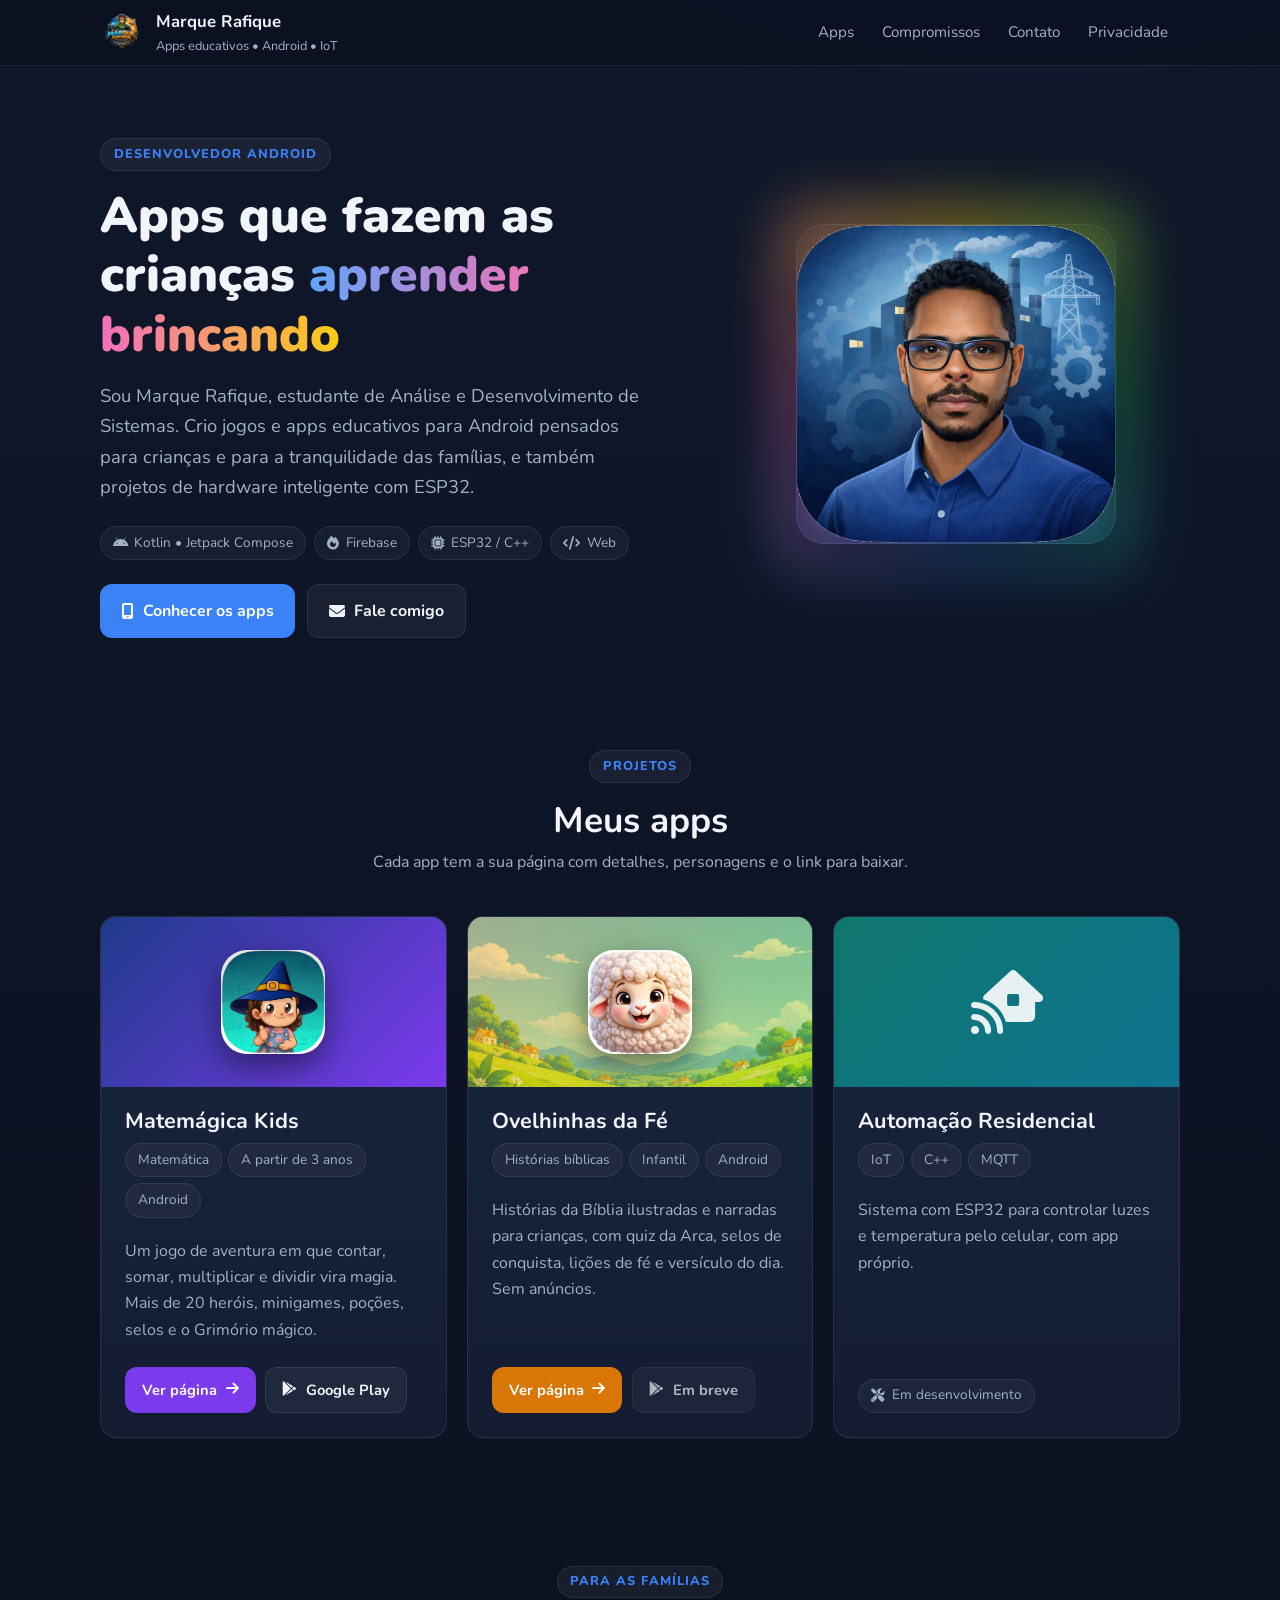
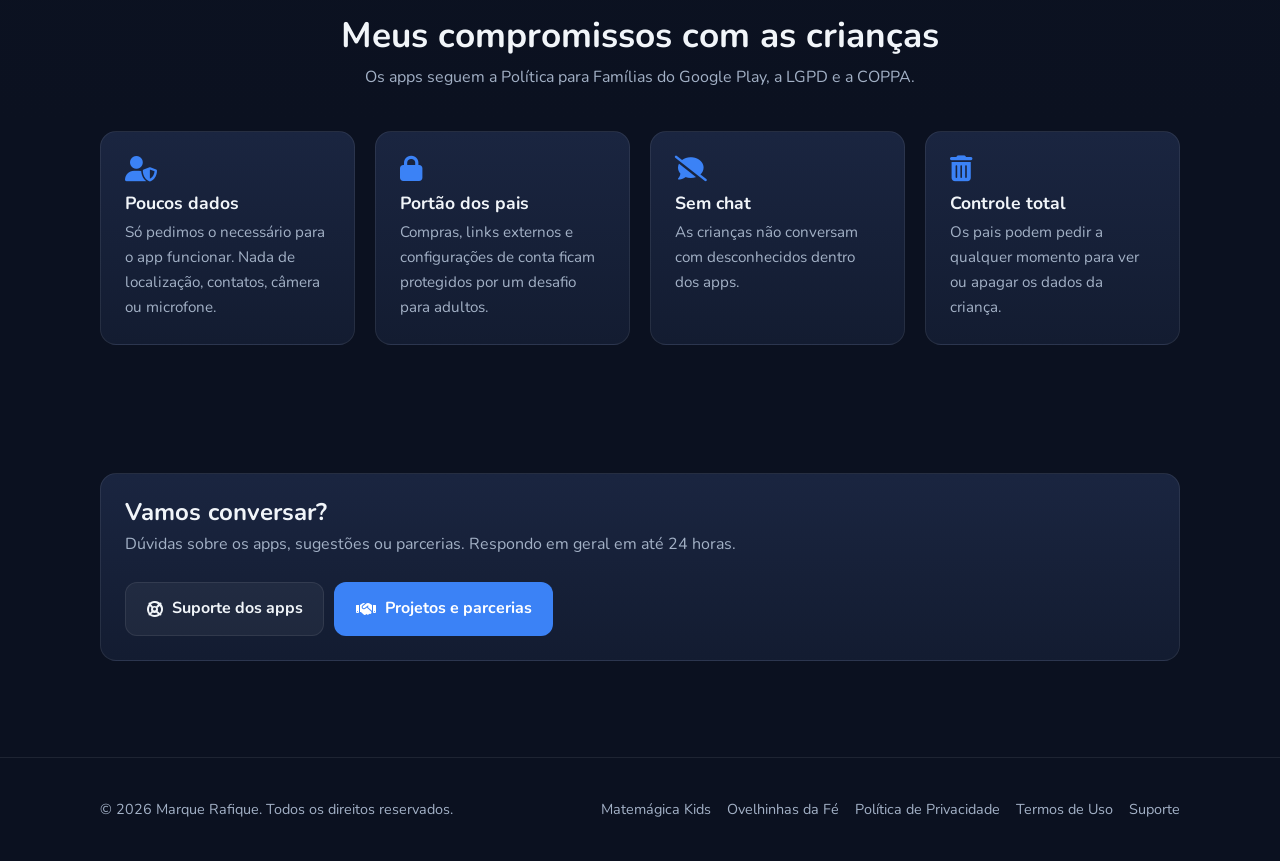
<file: index.html>
<!doctype html>
<html lang="pt-BR">
<head>
    <meta charset="utf-8">
    <meta name="viewport" content="width=device-width,initial-scale=1">
    <title>Marque Rafique | Apps educativos para crianças</title>
    <meta name="description" content="Marque Rafique cria apps Android educativos e seguros para crianças: Matemágica Kids (matemática) e Ovelhinhas da Fé (histórias bíblicas). Também desenvolve projetos IoT com ESP32 e Web.">
    <link rel="canonical" href="https://www.marquerafique.com.br/">
    <link rel="icon" href="logo_1.png">

    <meta property="og:title" content="Marque Rafique | Apps educativos para crianças">
    <meta property="og:description" content="Matemágica Kids e Ovelhinhas da Fé: aprender brincando, com segurança para toda a família.">
    <meta property="og:type" content="website">
    <meta property="og:url" content="https://www.marquerafique.com.br/">
    <meta property="og:image" content="https://www.marquerafique.com.br/img/matemagica/og.jpg">

    <link rel="preconnect" href="https://fonts.googleapis.com">
    <link rel="preconnect" href="https://fonts.gstatic.com" crossorigin>
    <link rel="stylesheet" href="https://fonts.googleapis.com/css2?family=Nunito:wght@400;600;700;800;900&display=swap">
    <link rel="stylesheet" href="https://cdnjs.cloudflare.com/ajax/libs/font-awesome/6.4.0/css/all.min.css">
    <link rel="stylesheet" href="estilo.css">

    <style>
        .hero { padding: 4.5rem 0 3rem; }
        .hero .container { display: grid; grid-template-columns: 1.3fr 1fr; gap: 3rem; align-items: center; }
        .hero h1 { font-size: clamp(2rem, 5vw, 3.1rem); font-weight: 900; margin-bottom: 1rem; }
        .hero h1 span { background: linear-gradient(90deg, #60a5fa, #f472b6, #facc15); -webkit-background-clip: text; background-clip: text; color: transparent; }
        .hero .lead { font-size: 1.15rem; max-width: 560px; }
        .hero .tags { display: flex; flex-wrap: wrap; gap: .5rem; margin: 1.5rem 0; }
        .hero .actions { display: flex; gap: .75rem; flex-wrap: wrap; }

        .profile-wrap { position: relative; justify-self: center; width: min(320px, 80vw); aspect-ratio: 1; }
        .profile-wrap::before {
            content: ''; position: absolute; inset: -18px; border-radius: 32px; z-index: -1;
            background: conic-gradient(from 180deg, #3b82f6, #f472b6, #facc15, #22c55e, #3b82f6);
            filter: blur(28px); opacity: .45;
        }
        .profile-wrap img { width: 100%; height: 100%; object-fit: cover; border-radius: 28px; border: 1px solid var(--border); box-shadow: 0 25px 50px rgba(0,0,0,.45); }

        .app-card { display: flex; flex-direction: column; padding: 0; overflow: hidden; }
        .app-card .banner { height: 170px; display: flex; align-items: center; justify-content: center; position: relative; overflow: hidden; }
        .app-card .banner img.bg { position: absolute; inset: 0; width: 100%; height: 100%; object-fit: cover; opacity: .55; }
        .app-card .banner img.icone { position: relative; width: 104px; height: 104px; border-radius: 26px; box-shadow: 0 12px 30px rgba(0,0,0,.45); background: #fff; }
        .app-card .body { padding: 1.4rem 1.5rem 1.5rem; display: flex; flex-direction: column; gap: .5rem; flex: 1; }
        .app-card h3 { font-size: 1.35rem; margin: 0; }
        .app-card .body p { flex: 1; }
        .app-card .meta { display: flex; gap: .4rem; flex-wrap: wrap; margin-bottom: .75rem; }
        .app-card .links { display: flex; gap: .6rem; flex-wrap: wrap; }
        .app-card .links .btn { padding: .6rem 1rem; font-size: .92rem; }
        .mk .banner { background: linear-gradient(135deg, #1e3a8a, #7c3aed); }
        .ov .banner { background: linear-gradient(135deg, #f59e0b, #84cc16); }
        .iot .banner { background: linear-gradient(135deg, #0f766e, #0e7490); }
        .iot .banner i { font-size: 4rem; color: rgba(255,255,255,.9); position: relative; }
        .mk .btn-primary { --accent: #7c3aed; }
        .ov .btn-primary { --accent: #d97706; }

        .valores .grid { grid-template-columns: repeat(auto-fit, minmax(210px, 1fr)); }
        .valores .card i { font-size: 1.6rem; color: var(--accent); margin-bottom: .75rem; }
        .valores .card h3 { font-size: 1.1rem; margin-bottom: .35rem; }
        .valores .card p { margin: 0; font-size: .95rem; }

        .contato .card { display: flex; justify-content: space-between; align-items: center; gap: 1.5rem; flex-wrap: wrap; }
        .contato .card h2 { margin-bottom: .25rem; font-size: 1.5rem; }
        .contato .card p { margin: 0; }
        .contato .actions { display: flex; gap: .6rem; flex-wrap: wrap; }

        @media (max-width: 860px) {
            .hero .container { grid-template-columns: 1fr; text-align: center; }
            .hero .lead { margin: 0 auto 1rem; }
            .hero .tags, .hero .actions { justify-content: center; }
            .profile-wrap { order: -1; width: min(240px, 70vw); }
        }
    </style>
</head>
<body>
    <a class="skip-link" href="#conteudo">Ir para o conteúdo</a>

    <header class="topbar">
        <div class="container">
            <a class="brand" href="index.html">
                <img src="logo_1.png" alt="" width="44" height="44">
                <span><strong>Marque Rafique</strong><small>Apps educativos • Android • IoT</small></span>
            </a>
            <nav class="nav-links" aria-label="Principal">
                <a href="#apps">Apps</a>
                <a href="#valores">Compromissos</a>
                <a href="#contato">Contato</a>
                <a href="privacidade.html">Privacidade</a>
            </nav>
        </div>
    </header>

    <main id="conteudo">
        <section class="hero">
            <div class="container">
                <div>
                    <span class="eyebrow">Desenvolvedor Android</span>
                    <h1>Apps que fazem as crianças <span>aprender brincando</span></h1>
                    <p class="lead">
                        Sou Marque Rafique, estudante de Análise e Desenvolvimento de Sistemas. Crio jogos e apps
                        educativos para Android pensados para crianças e para a tranquilidade das famílias, e também
                        projetos de hardware inteligente com ESP32.
                    </p>
                    <div class="tags">
                        <span class="tag"><i class="fab fa-android" aria-hidden="true"></i> Kotlin • Jetpack Compose</span>
                        <span class="tag"><i class="fas fa-fire" aria-hidden="true"></i> Firebase</span>
                        <span class="tag"><i class="fas fa-microchip" aria-hidden="true"></i> ESP32 / C++</span>
                        <span class="tag"><i class="fas fa-code" aria-hidden="true"></i> Web</span>
                    </div>
                    <div class="actions">
                        <a class="btn btn-primary" href="#apps"><i class="fas fa-mobile-screen" aria-hidden="true"></i> Conhecer os apps</a>
                        <a class="btn" href="mailto:dev@marquerafique.com.br"><i class="fas fa-envelope" aria-hidden="true"></i> Fale comigo</a>
                    </div>
                </div>
                <div class="profile-wrap">
                    <img src="perfil.png" alt="Foto de Marque Rafique" width="320" height="320">
                </div>
            </div>
        </section>

        <section id="apps">
            <div class="container">
                <div class="section-title">
                    <span class="eyebrow">Projetos</span>
                    <h2>Meus apps</h2>
                    <p>Cada app tem a sua página com detalhes, personagens e o link para baixar.</p>
                </div>

                <div class="grid">
                    <article class="card app-card mk">
                        <div class="banner">
                            <img class="icone" src="ic_app_novo.png" alt="Ícone do Matemágica Kids" width="104" height="104">
                        </div>
                        <div class="body">
                            <h3>Matemágica Kids</h3>
                            <div class="meta">
                                <span class="tag">Matemática</span><span class="tag">A partir de 3 anos</span><span class="tag">Android</span>
                            </div>
                            <p>Um jogo de aventura em que contar, somar, multiplicar e dividir vira magia. Mais de 20 heróis, minigames, poções, selos e o Grimório mágico.</p>
                            <div class="links">
                                <a class="btn btn-primary" href="matemagicakids.html">Ver página <i class="fas fa-arrow-right" aria-hidden="true"></i></a>
                                <a class="btn" href="https://play.google.com/store/apps/details?id=com.marquerafique.matemgicakids" target="_blank" rel="noopener"><i class="fab fa-google-play" aria-hidden="true"></i> Google Play</a>
                            </div>
                        </div>
                    </article>

                    <article class="card app-card ov">
                        <div class="banner">
                            <img class="bg" src="img/ovelhinhas/paisagem.jpg" alt="" loading="lazy">
                            <img class="icone" src="img/ovelhinhas/icone.png" alt="Ícone do Ovelhinhas da Fé" width="104" height="104" loading="lazy">
                        </div>
                        <div class="body">
                            <h3>Ovelhinhas da Fé</h3>
                            <div class="meta">
                                <span class="tag">Histórias bíblicas</span><span class="tag">Infantil</span><span class="tag">Android</span>
                            </div>
                            <p>Histórias da Bíblia ilustradas e narradas para crianças, com quiz da Arca, selos de conquista, lições de fé e versículo do dia. Sem anúncios.</p>
                            <div class="links">
                                <a class="btn btn-primary" href="ovelhinhasdafe.html">Ver página <i class="fas fa-arrow-right" aria-hidden="true"></i></a>
                                <span class="btn" style="opacity:.7;cursor:default" aria-label="Em breve no Google Play"><i class="fab fa-google-play" aria-hidden="true"></i> Em breve</span>
                            </div>
                        </div>
                    </article>

                    <article class="card app-card iot">
                        <div class="banner"><i class="fas fa-house-signal" aria-hidden="true"></i></div>
                        <div class="body">
                            <h3>Automação Residencial</h3>
                            <div class="meta">
                                <span class="tag">IoT</span><span class="tag">C++</span><span class="tag">MQTT</span>
                            </div>
                            <p>Sistema com ESP32 para controlar luzes e temperatura pelo celular, com app próprio.</p>
                            <div class="links"><span class="tag"><i class="fas fa-screwdriver-wrench" aria-hidden="true"></i> Em desenvolvimento</span></div>
                        </div>
                    </article>
                </div>
            </div>
        </section>

        <section id="valores" class="valores">
            <div class="container">
                <div class="section-title">
                    <span class="eyebrow">Para as famílias</span>
                    <h2>Meus compromissos com as crianças</h2>
                    <p>Os apps seguem a Política para Famílias do Google Play, a LGPD e a COPPA.</p>
                </div>
                <div class="grid">
                    <div class="card">
                        <i class="fas fa-user-shield" aria-hidden="true"></i>
                        <h3>Poucos dados</h3>
                        <p>Só pedimos o necessário para o app funcionar. Nada de localização, contatos, câmera ou microfone.</p>
                    </div>
                    <div class="card">
                        <i class="fas fa-lock" aria-hidden="true"></i>
                        <h3>Portão dos pais</h3>
                        <p>Compras, links externos e configurações de conta ficam protegidos por um desafio para adultos.</p>
                    </div>
                    <div class="card">
                        <i class="fas fa-comment-slash" aria-hidden="true"></i>
                        <h3>Sem chat</h3>
                        <p>As crianças não conversam com desconhecidos dentro dos apps.</p>
                    </div>
                    <div class="card">
                        <i class="fas fa-trash-can" aria-hidden="true"></i>
                        <h3>Controle total</h3>
                        <p>Os pais podem pedir a qualquer momento para ver ou apagar os dados da criança.</p>
                    </div>
                </div>
            </div>
        </section>

        <section id="contato" class="contato">
            <div class="container">
                <div class="card">
                    <div>
                        <h2>Vamos conversar?</h2>
                        <p>Dúvidas sobre os apps, sugestões ou parcerias. Respondo em geral em até 24 horas.</p>
                    </div>
                    <div class="actions">
                        <a href="mailto:suporte@marquerafique.com.br" class="btn"><i class="fas fa-life-ring" aria-hidden="true"></i> Suporte dos apps</a>
                        <a href="mailto:dev@marquerafique.com.br" class="btn btn-primary"><i class="fas fa-handshake" aria-hidden="true"></i> Projetos e parcerias</a>
                    </div>
                </div>
            </div>
        </section>
    </main>

    <footer class="site-footer">
        <div class="container">
            <span>© 2026 Marque Rafique. Todos os direitos reservados.</span>
            <nav aria-label="Rodapé">
                <a href="matemagicakids.html">Matemágica Kids</a>
                <a href="ovelhinhasdafe.html">Ovelhinhas da Fé</a>
                <a href="privacidade.html">Política de Privacidade</a>
                <a href="termos.html">Termos de Uso</a>
                <a href="mailto:suporte@marquerafique.com.br">Suporte</a>
            </nav>
        </div>
    </footer>
</body>
</html>
</file>
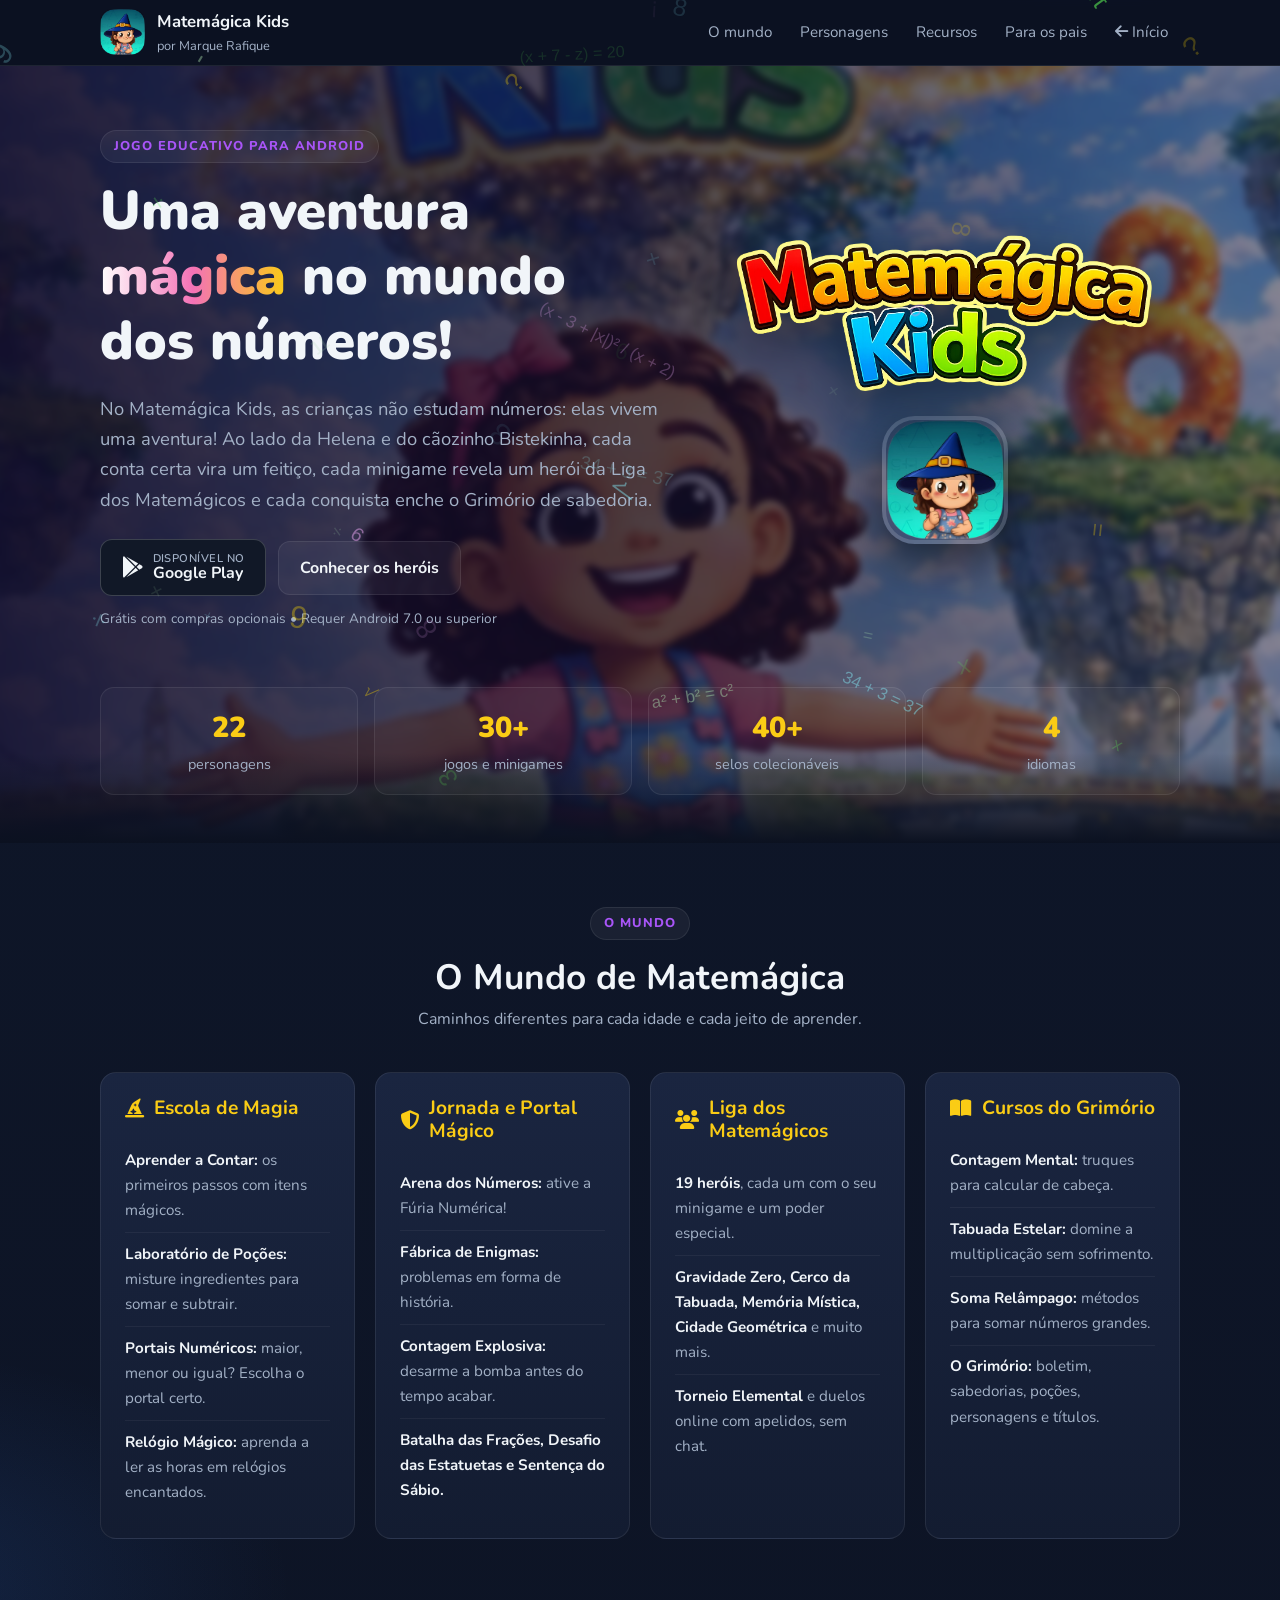
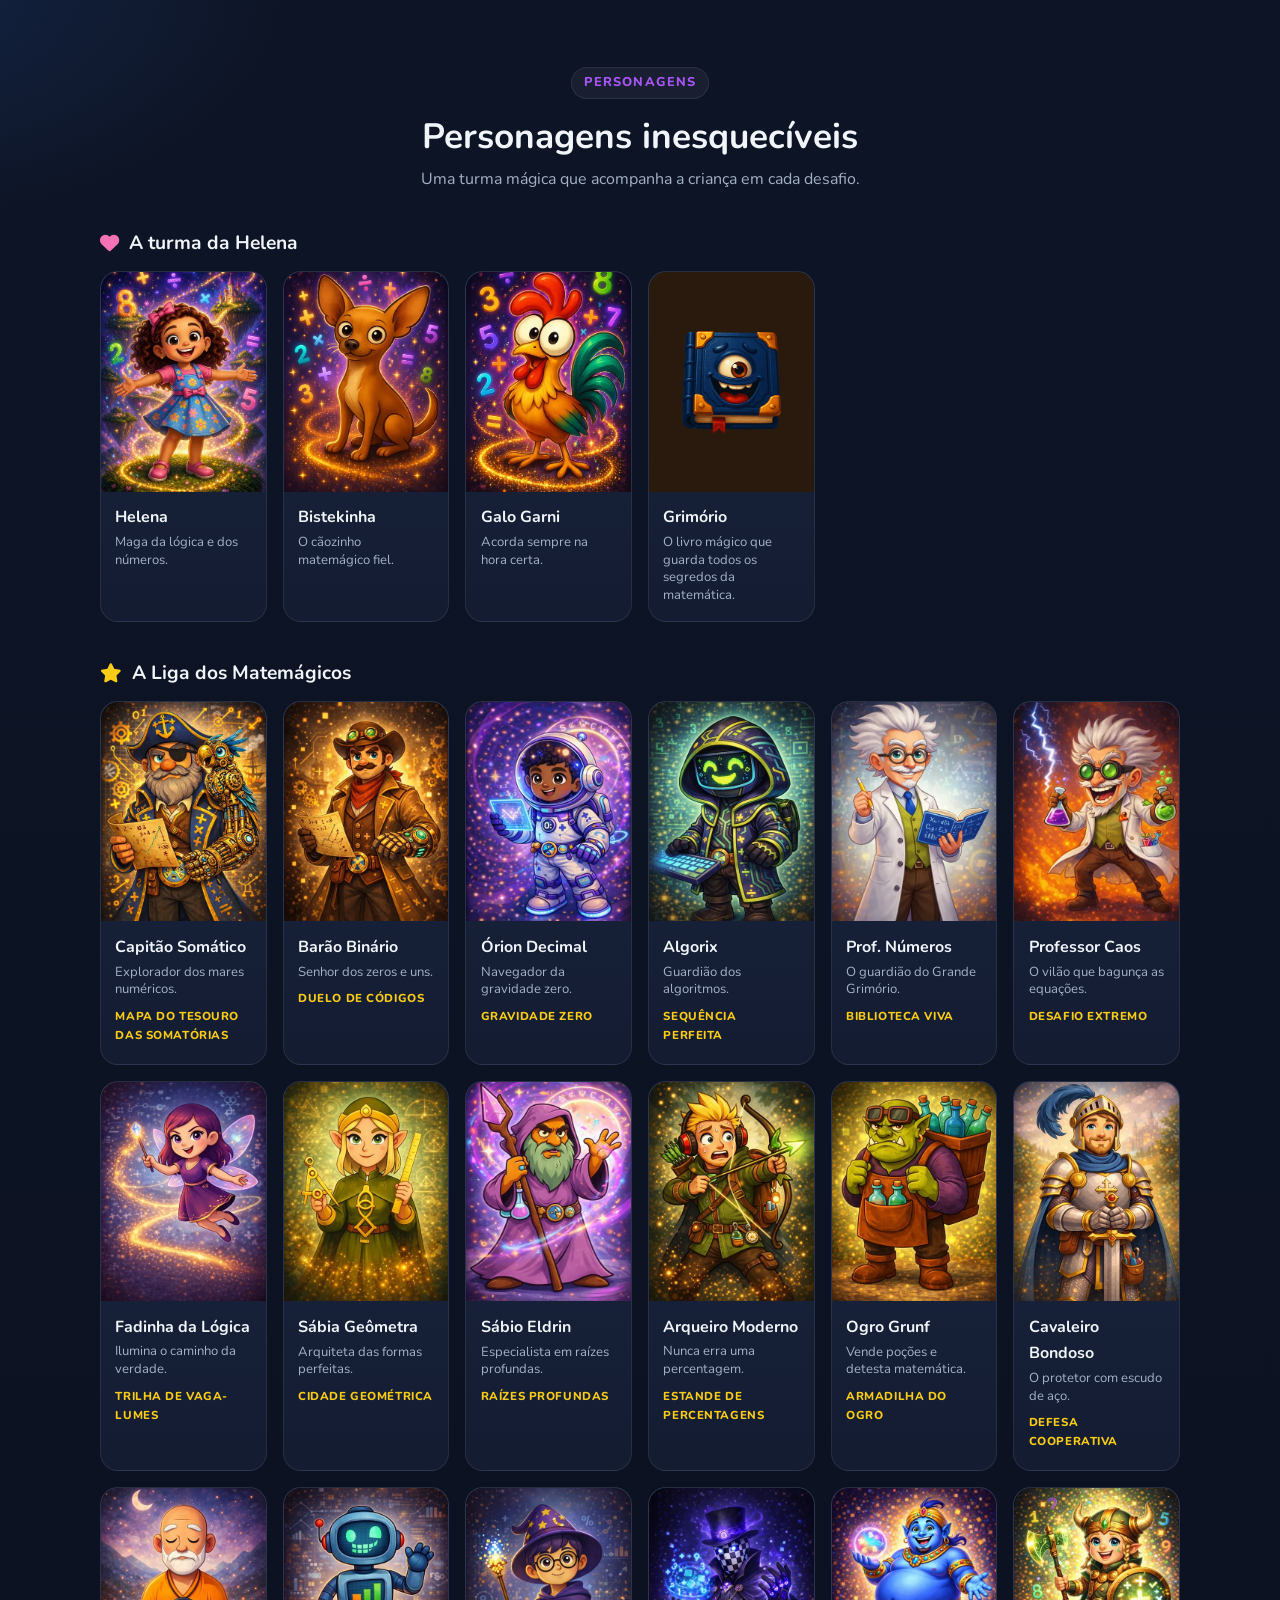
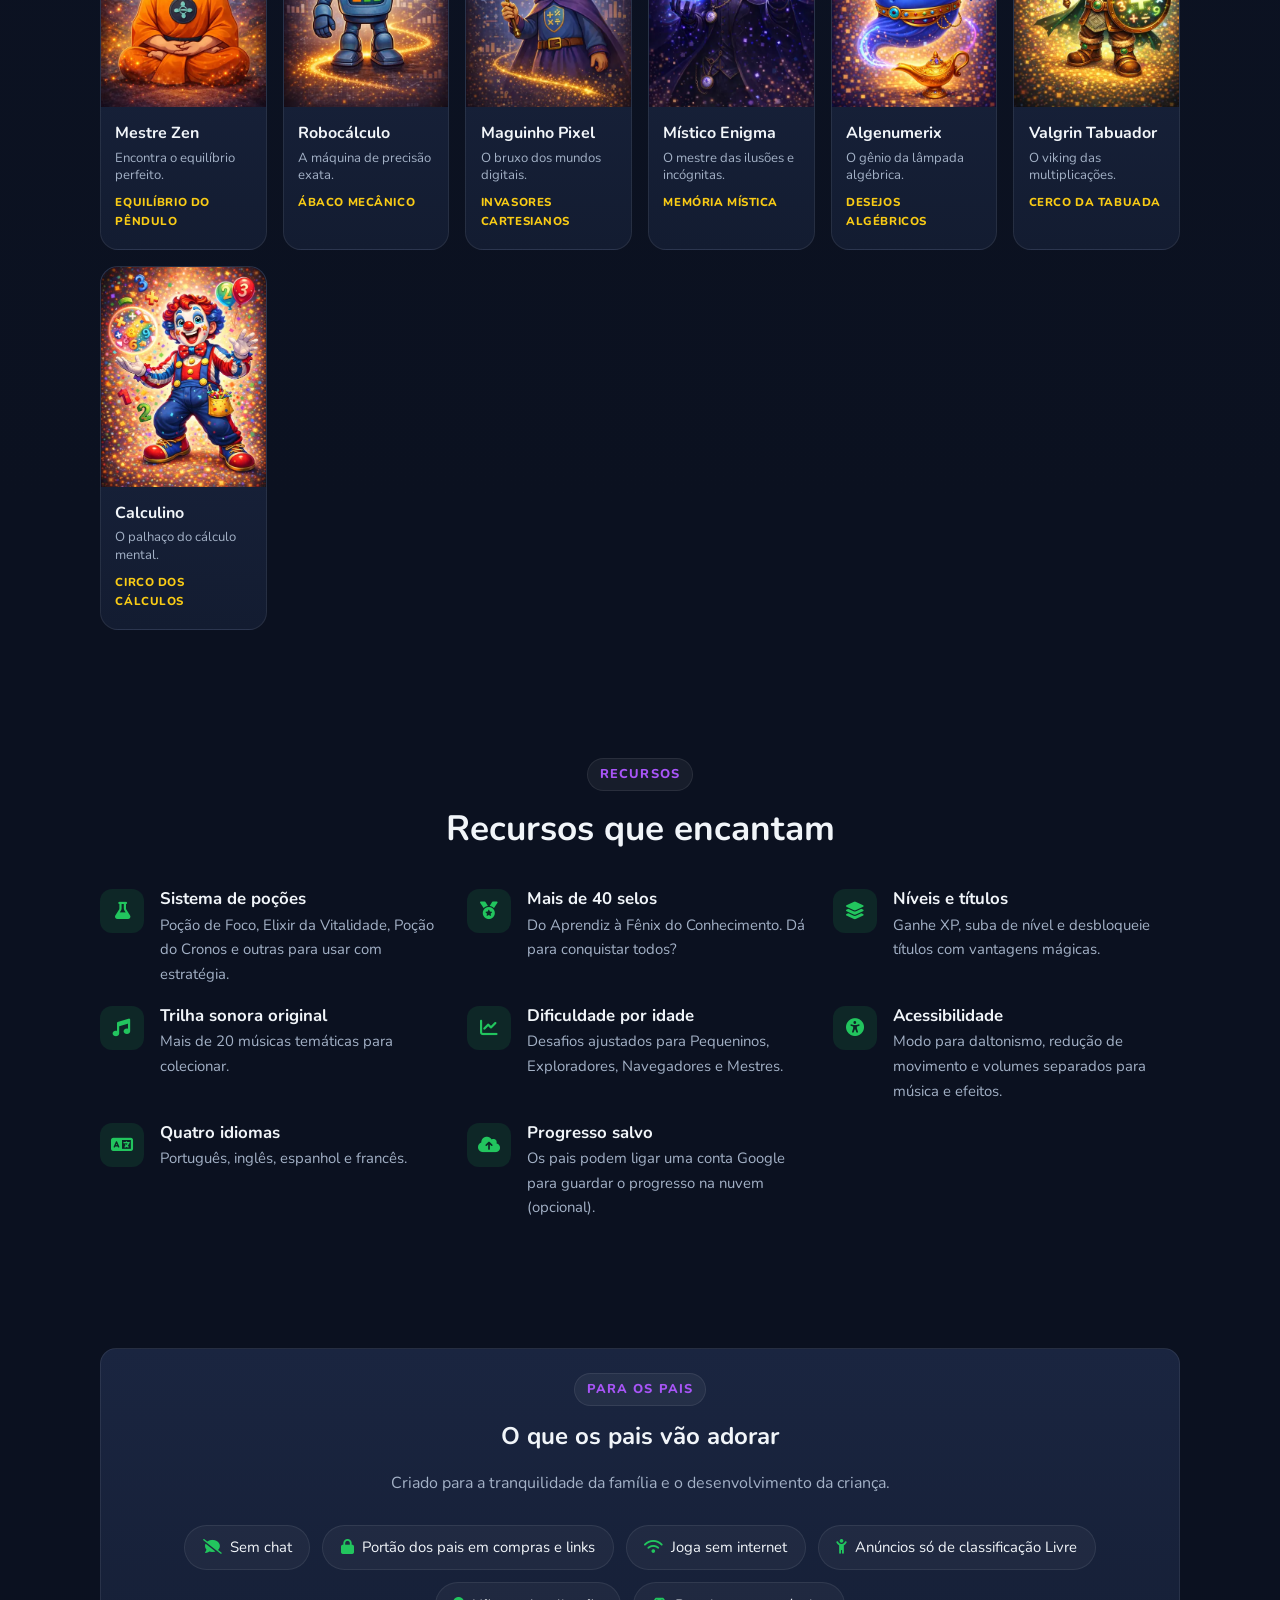
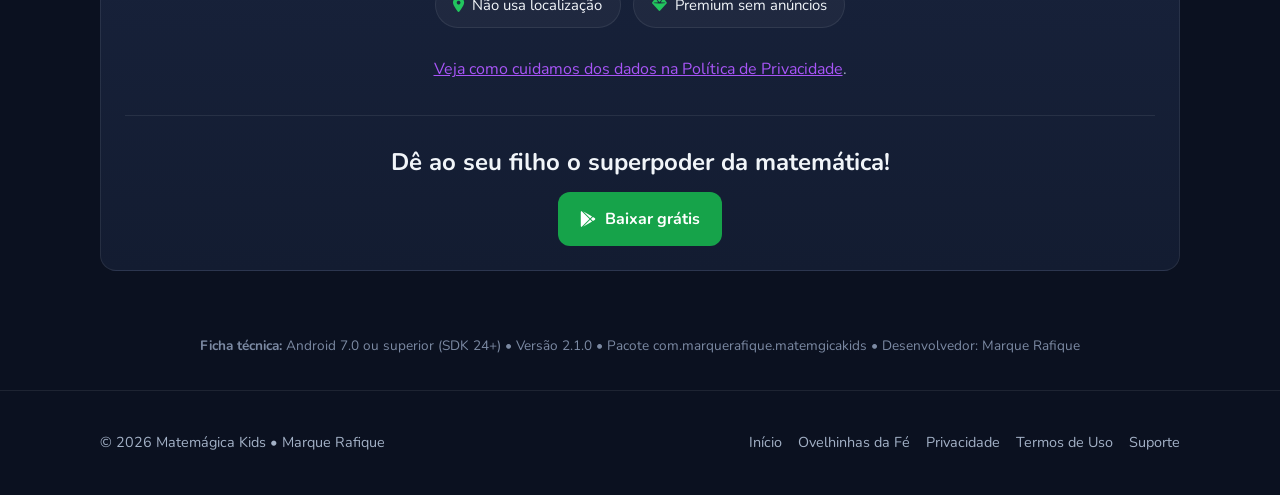
<file: matemagicakids.html>
<!doctype html>
<html lang="pt-BR">
<head>
    <meta charset="utf-8">
    <meta name="viewport" content="width=device-width,initial-scale=1">
    <title>Matemágica Kids | Aventura mágica no mundo dos números</title>
    <meta name="description" content="Matemágica Kids: jogo educativo para Android em que as crianças aprendem a contar, somar, subtrair, multiplicar e dividir numa aventura com mais de 20 heróis mágicos.">
    <link rel="canonical" href="https://www.marquerafique.com.br/matemagicakids.html">
    <link rel="icon" href="ic_app_novo.png">

    <meta property="og:title" content="Matemágica Kids | Aprender matemática brincando">
    <meta property="og:description" content="Junte-se à Helena, ao Bistekinha e à Liga dos Matemágicos numa jornada mágica pelo mundo dos números.">
    <meta property="og:type" content="website">
    <meta property="og:url" content="https://www.marquerafique.com.br/matemagicakids.html">
    <meta property="og:image" content="https://www.marquerafique.com.br/img/matemagica/og.jpg">

    <link rel="preconnect" href="https://fonts.googleapis.com">
    <link rel="preconnect" href="https://fonts.gstatic.com" crossorigin>
    <link rel="stylesheet" href="https://fonts.googleapis.com/css2?family=Nunito:wght@400;600;700;800;900&display=swap">
    <link rel="stylesheet" href="https://cdnjs.cloudflare.com/ajax/libs/font-awesome/6.4.0/css/all.min.css">
    <link rel="stylesheet" href="estilo.css">

    <style>
        :root { --accent: #a855f7; --yellow: #facc15; --pink: #f472b6; --green: #22c55e; }
        body {
            background: radial-gradient(900px 500px at 85% -5%, rgba(168, 85, 247, 0.22), transparent 60%),
                        radial-gradient(700px 400px at -10% 30%, rgba(59, 130, 246, 0.15), transparent 60%),
                        linear-gradient(180deg, #0f172a, #0b1120 70%);
            background-color: #0b1120;
        }
        .topbar .brand img { height: 46px; }

        .hero { padding: 4rem 0 3rem; position: relative; overflow: hidden; isolation: isolate; }
        .hero::before { content: ""; position: absolute; inset: -12px; z-index: -1;
            background: linear-gradient(90deg, rgba(15,10,40,.92) 0%, rgba(15,10,40,.74) 50%, rgba(15,10,40,.5) 100%),
                        url("img/matemagica/capa_fundo.webp") center 58% / cover no-repeat;
            filter: blur(3px); }
        .hero::after { content: ""; position: absolute; left: 0; right: 0; bottom: 0; height: 90px; z-index: -1; background: linear-gradient(to bottom, transparent, #0b1120); pointer-events: none; }
        @media (max-width: 820px) {
            .hero::before { background: linear-gradient(180deg, rgba(15,10,40,.6) 0%, rgba(15,10,40,.82) 50%, rgba(15,10,40,.94) 100%),
                        url("img/matemagica/capa_fundo.webp") center 62% / cover no-repeat; }
        }
        .hero .container { display: grid; grid-template-columns: 1.2fr 1fr; gap: 3rem; align-items: center; }
        .hero h1 { font-size: clamp(2.1rem, 5.5vw, 3.4rem); font-weight: 900; margin-bottom: 1.2rem; }
        .hero h1 span { background: linear-gradient(90deg, #fff, var(--pink), var(--yellow)); -webkit-background-clip: text; background-clip: text; color: transparent; }
        .hero .lead { font-size: 1.15rem; max-width: 580px; }
        .hero .actions { display: flex; gap: .75rem; flex-wrap: wrap; align-items: center; margin-top: 1.5rem; }
        .hero .req { font-size: .85rem; color: var(--muted); margin-top: .75rem; }
        .hero-art { position: relative; justify-self: center; width: min(420px, 90vw); display: flex; flex-direction: column; align-items: center; gap: 1.4rem; }
        .hero-art .logo { width: 100%; filter: drop-shadow(0 18px 30px rgba(0,0,0,.45)); animation: flutuar 6s ease-in-out infinite; }
        .hero-art .icone { width: 30%; max-width: 130px; border-radius: 26%; border: 4px solid rgba(255,255,255,.15); box-shadow: 0 18px 40px rgba(0,0,0,.5); }
        @keyframes flutuar { 0%, 100% { transform: translateY(0); } 50% { transform: translateY(-12px); } }

        .hero .container.container-numeros { display: block; margin-top: 2.5rem; }
        .mundos .grid { grid-template-columns: repeat(auto-fit, minmax(240px, 1fr)); }
        .numeros { display: grid; grid-template-columns: repeat(4, 1fr); gap: 1rem; margin-top: 1rem; }
        .numeros div { text-align: center; padding: 1rem; background: rgba(255,255,255,.03); border: 1px solid var(--border); border-radius: 14px; }
        .numeros strong { display: block; font-size: 1.8rem; font-weight: 900; color: var(--yellow); }
        .numeros span { color: var(--muted); font-size: .9rem; }

        .mundos .card h3 { display: flex; align-items: center; gap: .6rem; color: var(--yellow); font-size: 1.2rem; }
        .mundos ul { list-style: none; padding: 0; margin: 0; }
        .mundos li { padding: .55rem 0; border-bottom: 1px solid rgba(255,255,255,.05); color: var(--muted); font-size: .95rem; }
        .mundos li:last-child { border-bottom: 0; }
        .mundos li strong { color: var(--text); }

        .chars { display: grid; gap: 1rem; grid-template-columns: repeat(auto-fill, minmax(165px, 1fr)); }
        .char {
            background: linear-gradient(180deg, var(--card-2), var(--card)); border: 1px solid var(--border);
            border-radius: 18px; overflow: hidden; display: flex; flex-direction: column;
            transition: transform .25s ease, border-color .25s ease;
        }
        .char:hover { transform: translateY(-5px); border-color: rgba(168, 85, 247, .6); }
        .char .foto { aspect-ratio: 3 / 4; overflow: hidden; background: #1e1b4b; }
        .char img { width: 100%; height: 100%; object-fit: cover; transition: transform .35s ease; }
        .char:hover img { transform: scale(1.06); }
        .char .info { padding: .8rem .9rem 1rem; }
        .char strong { display: block; font-size: 1rem; }
        .char small { display: block; color: var(--muted); font-size: .82rem; line-height: 1.35; margin-top: .2rem; }
        .char .papel { display: inline-block; margin-top: .5rem; font-size: .72rem; font-weight: 800; text-transform: uppercase; letter-spacing: .05em; color: var(--yellow); }
        .grupo-titulo { margin: 2.5rem 0 1rem; font-size: 1.2rem; display: flex; align-items: center; gap: .6rem; }
        .grupo-titulo:first-of-type { margin-top: 0; }

        .recursos { display: grid; grid-template-columns: repeat(auto-fit, minmax(280px, 1fr)); gap: 1.25rem; }
        .recurso { display: flex; gap: 1rem; align-items: flex-start; }
        .recurso .ic { flex-shrink: 0; width: 44px; height: 44px; border-radius: 12px; display: grid; place-items: center; background: rgba(34, 197, 94, .12); color: var(--green); font-size: 1.1rem; }
        .recurso h3 { font-size: 1.05rem; margin: 0 0 .2rem; }
        .recurso p { margin: 0; font-size: .93rem; }

        .pais { text-align: center; }
        .pais .selos { display: flex; flex-wrap: wrap; justify-content: center; gap: .75rem; margin: 1.75rem 0; }
        .pais .selos span { display: inline-flex; align-items: center; gap: .5rem; background: rgba(255,255,255,.04); border: 1px solid var(--border); padding: .6rem 1.1rem; border-radius: 999px; color: var(--text); font-size: .93rem; }
        .pais .selos i { color: var(--green); }
        .cta-final { margin-top: 2rem; padding-top: 2rem; border-top: 1px solid var(--border); }
        .cta-final h3 { font-size: 1.5rem; margin-bottom: 1rem; }
        .cta-final .btn-primary { --accent: #16a34a; }

        .ficha { font-size: .85rem; color: #7c8aa3; text-align: center; }

        @media (max-width: 860px) {
            .hero .container { grid-template-columns: 1fr; text-align: center; }
            .hero .lead { margin: 0 auto; }
            .hero .actions { justify-content: center; }
            .hero-art { order: -1; width: min(320px, 80vw); }
            .numeros { grid-template-columns: repeat(2, 1fr); }
        }
    </style>
</head>
<body>
    <a class="skip-link" href="#conteudo">Ir para o conteúdo</a>

    <header class="topbar">
        <div class="container">
            <a class="brand" href="index.html" aria-label="Voltar ao início">
                <img src="ic_app_novo.png" alt="" width="46" height="46" style="border-radius:12px">
                <span><strong>Matemágica Kids</strong><small>por Marque Rafique</small></span>
            </a>
            <nav class="nav-links" aria-label="Seções">
                <a href="#mundo">O mundo</a>
                <a href="#personagens">Personagens</a>
                <a href="#recursos">Recursos</a>
                <a href="#pais">Para os pais</a>
                <a href="index.html"><i class="fas fa-arrow-left" aria-hidden="true"></i> Início</a>
            </nav>
        </div>
    </header>

    <main id="conteudo">
        <section class="hero">
            <div class="container">
                <div>
                    <span class="eyebrow">Jogo educativo para Android</span>
                    <h1>Uma aventura <span>mágica</span> no mundo dos números!</h1>
                    <p class="lead">
                        No Matemágica Kids, as crianças não estudam números: elas vivem uma aventura! Ao lado da
                        Helena e do cãozinho Bistekinha, cada conta certa vira um feitiço, cada minigame revela um
                        herói da Liga dos Matemágicos e cada conquista enche o Grimório de sabedoria.
                    </p>
                    <div class="actions">
                        <a href="https://play.google.com/store/apps/details?id=com.marquerafique.matemgicakids" target="_blank" rel="noopener" class="btn btn-play">
                            <i class="fab fa-google-play" aria-hidden="true"></i>
                            <span><small>Disponível no</small>Google Play</span>
                        </a>
                        <a href="#personagens" class="btn">Conhecer os heróis</a>
                    </div>
                    <p class="req">Grátis com compras opcionais • Requer Android 7.0 ou superior</p>
                </div>
                <div class="hero-art">
                    <img class="logo" src="img/logo_matemagica.webp" alt="Logotipo do Matemágica Kids">
                    <img class="icone" src="ic_app_novo.png" alt="" width="140" height="140">
                </div>
            </div>
            <div class="container container-numeros">
                <div class="numeros">
                    <div><strong>22</strong><span>personagens</span></div>
                    <div><strong>30+</strong><span>jogos e minigames</span></div>
                    <div><strong>40+</strong><span>selos colecionáveis</span></div>
                    <div><strong>4</strong><span>idiomas</span></div>
                </div>
            </div>
        </section>

        <section id="mundo" class="mundos">
            <div class="container">
                <div class="section-title">
                    <span class="eyebrow">O mundo</span>
                    <h2>O Mundo de Matemágica</h2>
                    <p>Caminhos diferentes para cada idade e cada jeito de aprender.</p>
                </div>
                <div class="grid">
                    <article class="card">
                        <h3><i class="fas fa-hat-wizard" aria-hidden="true"></i> Escola de Magia</h3>
                        <ul>
                            <li><strong>Aprender a Contar:</strong> os primeiros passos com itens mágicos.</li>
                            <li><strong>Laboratório de Poções:</strong> misture ingredientes para somar e subtrair.</li>
                            <li><strong>Portais Numéricos:</strong> maior, menor ou igual? Escolha o portal certo.</li>
                            <li><strong>Relógio Mágico:</strong> aprenda a ler as horas em relógios encantados.</li>
                        </ul>
                    </article>
                    <article class="card">
                        <h3><i class="fas fa-shield-halved" aria-hidden="true"></i> Jornada e Portal Mágico</h3>
                        <ul>
                            <li><strong>Arena dos Números:</strong> ative a Fúria Numérica!</li>
                            <li><strong>Fábrica de Enigmas:</strong> problemas em forma de história.</li>
                            <li><strong>Contagem Explosiva:</strong> desarme a bomba antes do tempo acabar.</li>
                            <li><strong>Batalha das Frações, Desafio das Estatuetas e Sentença do Sábio.</strong></li>
                        </ul>
                    </article>
                    <article class="card">
                        <h3><i class="fas fa-users" aria-hidden="true"></i> Liga dos Matemágicos</h3>
                        <ul>
                            <li><strong>19 heróis</strong>, cada um com o seu minigame e um poder especial.</li>
                            <li><strong>Gravidade Zero, Cerco da Tabuada, Memória Mística, Cidade Geométrica</strong> e muito mais.</li>
                            <li><strong>Torneio Elemental</strong> e duelos online com apelidos, sem chat.</li>
                        </ul>
                    </article>
                    <article class="card">
                        <h3><i class="fas fa-book-open" aria-hidden="true"></i> Cursos do Grimório</h3>
                        <ul>
                            <li><strong>Contagem Mental:</strong> truques para calcular de cabeça.</li>
                            <li><strong>Tabuada Estelar:</strong> domine a multiplicação sem sofrimento.</li>
                            <li><strong>Soma Relâmpago:</strong> métodos para somar números grandes.</li>
                            <li><strong>O Grimório:</strong> boletim, sabedorias, poções, personagens e títulos.</li>
                        </ul>
                    </article>
                </div>
            </div>
        </section>

        <section id="personagens">
            <div class="container">
                <div class="section-title">
                    <span class="eyebrow">Personagens</span>
                    <h2>Personagens inesquecíveis</h2>
                    <p>Uma turma mágica que acompanha a criança em cada desafio.</p>
                </div>

                <h3 class="grupo-titulo"><i class="fas fa-heart" aria-hidden="true" style="color:var(--pink)"></i> A turma da Helena</h3>
                <div class="chars">
                    <div class="char"><div class="foto"><img src="img/personagens/helena.webp" alt="Helena" loading="lazy"></div><div class="info"><strong>Helena</strong><small>Maga da lógica e dos números.</small></div></div>
                    <div class="char"><div class="foto"><img src="img/personagens/bisteka.webp" alt="Bistekinha" loading="lazy"></div><div class="info"><strong>Bistekinha</strong><small>O cãozinho matemágico fiel.</small></div></div>
                    <div class="char"><div class="foto"><img src="img/personagens/garni.webp" alt="Galo Garni" loading="lazy"></div><div class="info"><strong>Galo Garni</strong><small>Acorda sempre na hora certa.</small></div></div>
                    <div class="char"><div class="foto"><img src="img/personagens/grimorio.png" alt="Grimório" loading="lazy" style="object-fit:contain;background:#2a1a0e"></div><div class="info"><strong>Grimório</strong><small>O livro mágico que guarda todos os segredos da matemática.</small></div></div>
                </div>

                <h3 class="grupo-titulo"><i class="fas fa-star" aria-hidden="true" style="color:var(--yellow)"></i> A Liga dos Matemágicos</h3>
                <div class="chars">
                    <div class="char"><div class="foto"><img src="img/personagens/capitao.webp" alt="Capitão Somático" loading="lazy"></div><div class="info"><strong>Capitão Somático</strong><small>Explorador dos mares numéricos.</small><span class="papel">Mapa do Tesouro das Somatórias</span></div></div>
                    <div class="char"><div class="foto"><img src="img/personagens/barao.webp" alt="Barão Binário" loading="lazy"></div><div class="info"><strong>Barão Binário</strong><small>Senhor dos zeros e uns.</small><span class="papel">Duelo de Códigos</span></div></div>
                    <div class="char"><div class="foto"><img src="img/personagens/orion.webp" alt="Órion Decimal" loading="lazy"></div><div class="info"><strong>Órion Decimal</strong><small>Navegador da gravidade zero.</small><span class="papel">Gravidade Zero</span></div></div>
                    <div class="char"><div class="foto"><img src="img/personagens/algorix.webp" alt="Algorix" loading="lazy"></div><div class="info"><strong>Algorix</strong><small>Guardião dos algoritmos.</small><span class="papel">Sequência Perfeita</span></div></div>
                    <div class="char"><div class="foto"><img src="img/personagens/numerus.webp" alt="Prof. Números" loading="lazy"></div><div class="info"><strong>Prof. Números</strong><small>O guardião do Grande Grimório.</small><span class="papel">Biblioteca Viva</span></div></div>
                    <div class="char"><div class="foto"><img src="img/personagens/caos.webp" alt="Professor Caos" loading="lazy"></div><div class="info"><strong>Professor Caos</strong><small>O vilão que bagunça as equações.</small><span class="papel">Desafio Extremo</span></div></div>
                    <div class="char"><div class="foto"><img src="img/personagens/fadinha.webp" alt="Fadinha da Lógica" loading="lazy"></div><div class="info"><strong>Fadinha da Lógica</strong><small>Ilumina o caminho da verdade.</small><span class="papel">Trilha de Vaga-lumes</span></div></div>
                    <div class="char"><div class="foto"><img src="img/personagens/sabia.webp" alt="Sábia Geômetra" loading="lazy"></div><div class="info"><strong>Sábia Geômetra</strong><small>Arquiteta das formas perfeitas.</small><span class="papel">Cidade Geométrica</span></div></div>
                    <div class="char"><div class="foto"><img src="img/personagens/sabio_eldrin.webp" alt="Sábio Eldrin" loading="lazy"></div><div class="info"><strong>Sábio Eldrin</strong><small>Especialista em raízes profundas.</small><span class="papel">Raízes Profundas</span></div></div>
                    <div class="char"><div class="foto"><img src="img/personagens/arqueiro.webp" alt="Arqueiro Moderno" loading="lazy"></div><div class="info"><strong>Arqueiro Moderno</strong><small>Nunca erra uma percentagem.</small><span class="papel">Estande de Percentagens</span></div></div>
                    <div class="char"><div class="foto"><img src="img/personagens/gruf.webp" alt="Ogro Grunf" loading="lazy"></div><div class="info"><strong>Ogro Grunf</strong><small>Vende poções e detesta matemática.</small><span class="papel">Armadilha do Ogro</span></div></div>
                    <div class="char"><div class="foto"><img src="img/personagens/cavaleiro.webp" alt="Cavaleiro Bondoso" loading="lazy"></div><div class="info"><strong>Cavaleiro Bondoso</strong><small>O protetor com escudo de aço.</small><span class="papel">Defesa Cooperativa</span></div></div>
                    <div class="char"><div class="foto"><img src="img/personagens/mestre_zen.webp" alt="Mestre Zen" loading="lazy"></div><div class="info"><strong>Mestre Zen</strong><small>Encontra o equilíbrio perfeito.</small><span class="papel">Equilíbrio do Pêndulo</span></div></div>
                    <div class="char"><div class="foto"><img src="img/personagens/robo.webp" alt="Robocálculo" loading="lazy"></div><div class="info"><strong>Robocálculo</strong><small>A máquina de precisão exata.</small><span class="papel">Ábaco Mecânico</span></div></div>
                    <div class="char"><div class="foto"><img src="img/personagens/maguinho.webp" alt="Maguinho Pixel" loading="lazy"></div><div class="info"><strong>Maguinho Pixel</strong><small>O bruxo dos mundos digitais.</small><span class="papel">Invasores Cartesianos</span></div></div>
                    <div class="char"><div class="foto"><img src="img/personagens/mistico.webp" alt="Místico Enigma" loading="lazy"></div><div class="info"><strong>Místico Enigma</strong><small>O mestre das ilusões e incógnitas.</small><span class="papel">Memória Mística</span></div></div>
                    <div class="char"><div class="foto"><img src="img/personagens/genio.webp" alt="Algenumerix" loading="lazy"></div><div class="info"><strong>Algenumerix</strong><small>O gênio da lâmpada algébrica.</small><span class="papel">Desejos Algébricos</span></div></div>
                    <div class="char"><div class="foto"><img src="img/personagens/valgrin.webp" alt="Valgrin Tabuador" loading="lazy"></div><div class="info"><strong>Valgrin Tabuador</strong><small>O viking das multiplicações.</small><span class="papel">Cerco da Tabuada</span></div></div>
                    <div class="char"><div class="foto"><img src="img/personagens/calculino.webp" alt="Calculino" loading="lazy"></div><div class="info"><strong>Calculino</strong><small>O palhaço do cálculo mental.</small><span class="papel">Circo dos Cálculos</span></div></div>
                </div>
            </div>
        </section>

        <section id="recursos">
            <div class="container">
                <div class="section-title">
                    <span class="eyebrow">Recursos</span>
                    <h2>Recursos que encantam</h2>
                </div>
                <div class="recursos">
                    <div class="recurso"><div class="ic"><i class="fas fa-flask" aria-hidden="true"></i></div><div><h3>Sistema de poções</h3><p>Poção de Foco, Elixir da Vitalidade, Poção do Cronos e outras para usar com estratégia.</p></div></div>
                    <div class="recurso"><div class="ic"><i class="fas fa-medal" aria-hidden="true"></i></div><div><h3>Mais de 40 selos</h3><p>Do Aprendiz à Fênix do Conhecimento. Dá para conquistar todos?</p></div></div>
                    <div class="recurso"><div class="ic"><i class="fas fa-layer-group" aria-hidden="true"></i></div><div><h3>Níveis e títulos</h3><p>Ganhe XP, suba de nível e desbloqueie títulos com vantagens mágicas.</p></div></div>
                    <div class="recurso"><div class="ic"><i class="fas fa-music" aria-hidden="true"></i></div><div><h3>Trilha sonora original</h3><p>Mais de 20 músicas temáticas para colecionar.</p></div></div>
                    <div class="recurso"><div class="ic"><i class="fas fa-chart-line" aria-hidden="true"></i></div><div><h3>Dificuldade por idade</h3><p>Desafios ajustados para Pequeninos, Exploradores, Navegadores e Mestres.</p></div></div>
                    <div class="recurso"><div class="ic"><i class="fas fa-universal-access" aria-hidden="true"></i></div><div><h3>Acessibilidade</h3><p>Modo para daltonismo, redução de movimento e volumes separados para música e efeitos.</p></div></div>
                    <div class="recurso"><div class="ic"><i class="fas fa-language" aria-hidden="true"></i></div><div><h3>Quatro idiomas</h3><p>Português, inglês, espanhol e francês.</p></div></div>
                    <div class="recurso"><div class="ic"><i class="fas fa-cloud-arrow-up" aria-hidden="true"></i></div><div><h3>Progresso salvo</h3><p>Os pais podem ligar uma conta Google para guardar o progresso na nuvem (opcional).</p></div></div>
                </div>
            </div>
        </section>

        <section id="pais">
            <div class="container">
                <div class="card pais">
                    <span class="eyebrow">Para os pais</span>
                    <h2>O que os pais vão adorar</h2>
                    <p>Criado para a tranquilidade da família e o desenvolvimento da criança.</p>
                    <div class="selos">
                        <span><i class="fas fa-comment-slash" aria-hidden="true"></i> Sem chat</span>
                        <span><i class="fas fa-lock" aria-hidden="true"></i> Portão dos pais em compras e links</span>
                        <span><i class="fas fa-wifi" aria-hidden="true"></i> Joga sem internet</span>
                        <span><i class="fas fa-child-reaching" aria-hidden="true"></i> Anúncios só de classificação Livre</span>
                        <span><i class="fas fa-location-dot" aria-hidden="true"></i> Não usa localização</span>
                        <span><i class="fas fa-gem" aria-hidden="true"></i> Premium sem anúncios</span>
                    </div>
                    <p><a href="privacidade.html">Veja como cuidamos dos dados na Política de Privacidade</a>.</p>
                    <div class="cta-final">
                        <h3>Dê ao seu filho o superpoder da matemática!</h3>
                        <a href="https://play.google.com/store/apps/details?id=com.marquerafique.matemgicakids" target="_blank" rel="noopener" class="btn btn-primary">
                            <i class="fab fa-google-play" aria-hidden="true"></i> Baixar grátis
                        </a>
                    </div>
                </div>
            </div>
        </section>

        <div class="container">
            <p class="ficha">
                <strong>Ficha técnica:</strong> Android 7.0 ou superior (SDK 24+) • Versão 2.1.0 •
                Pacote com.marquerafique.matemgicakids • Desenvolvedor: Marque Rafique
            </p>
        </div>
    </main>

    <footer class="site-footer">
        <div class="container">
            <span>© 2026 Matemágica Kids • Marque Rafique</span>
            <nav aria-label="Rodapé">
                <a href="index.html">Início</a>
                <a href="ovelhinhasdafe.html">Ovelhinhas da Fé</a>
                <a href="privacidade.html">Privacidade</a>
                <a href="termos.html">Termos de Uso</a>
                <a href="mailto:suporte@marquerafique.com.br">Suporte</a>
            </nav>
        </div>
    </footer>
    <script src="js/particulas.js" defer></script>
</body>
</html>
</file>
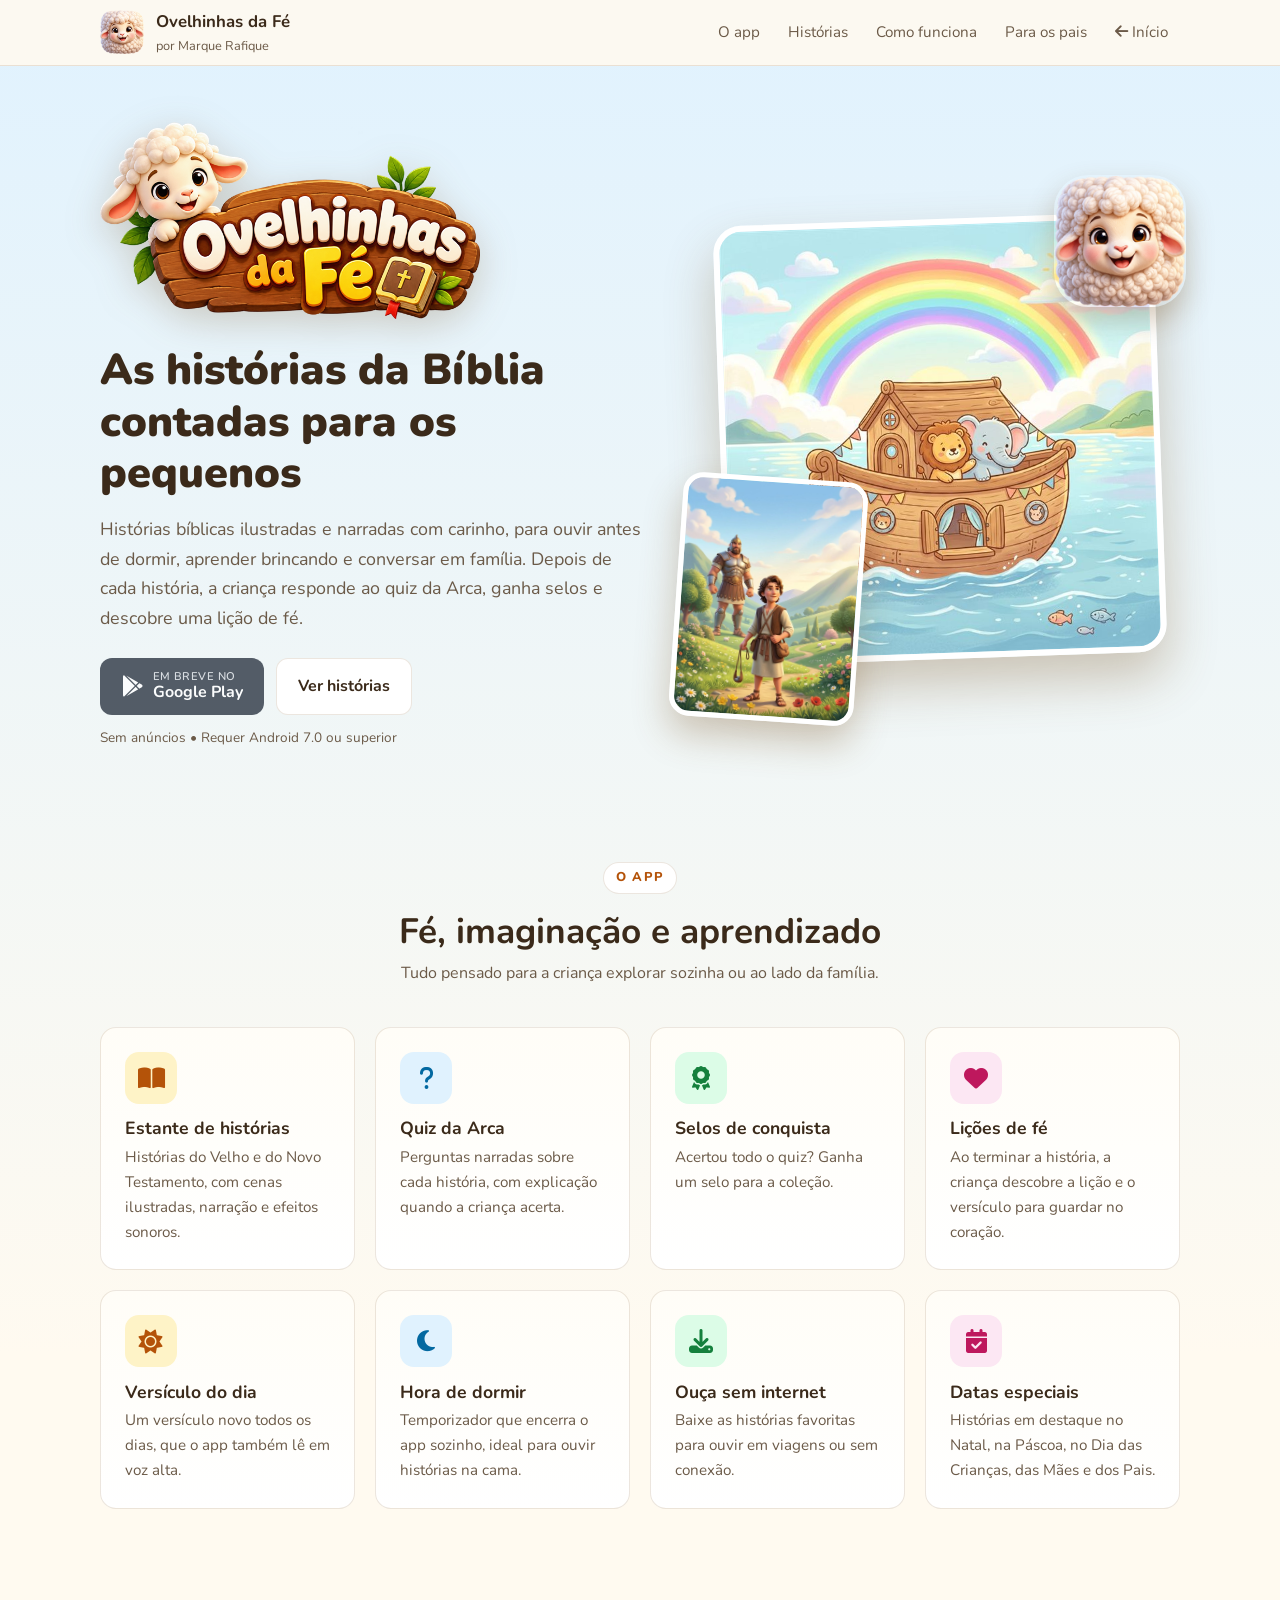
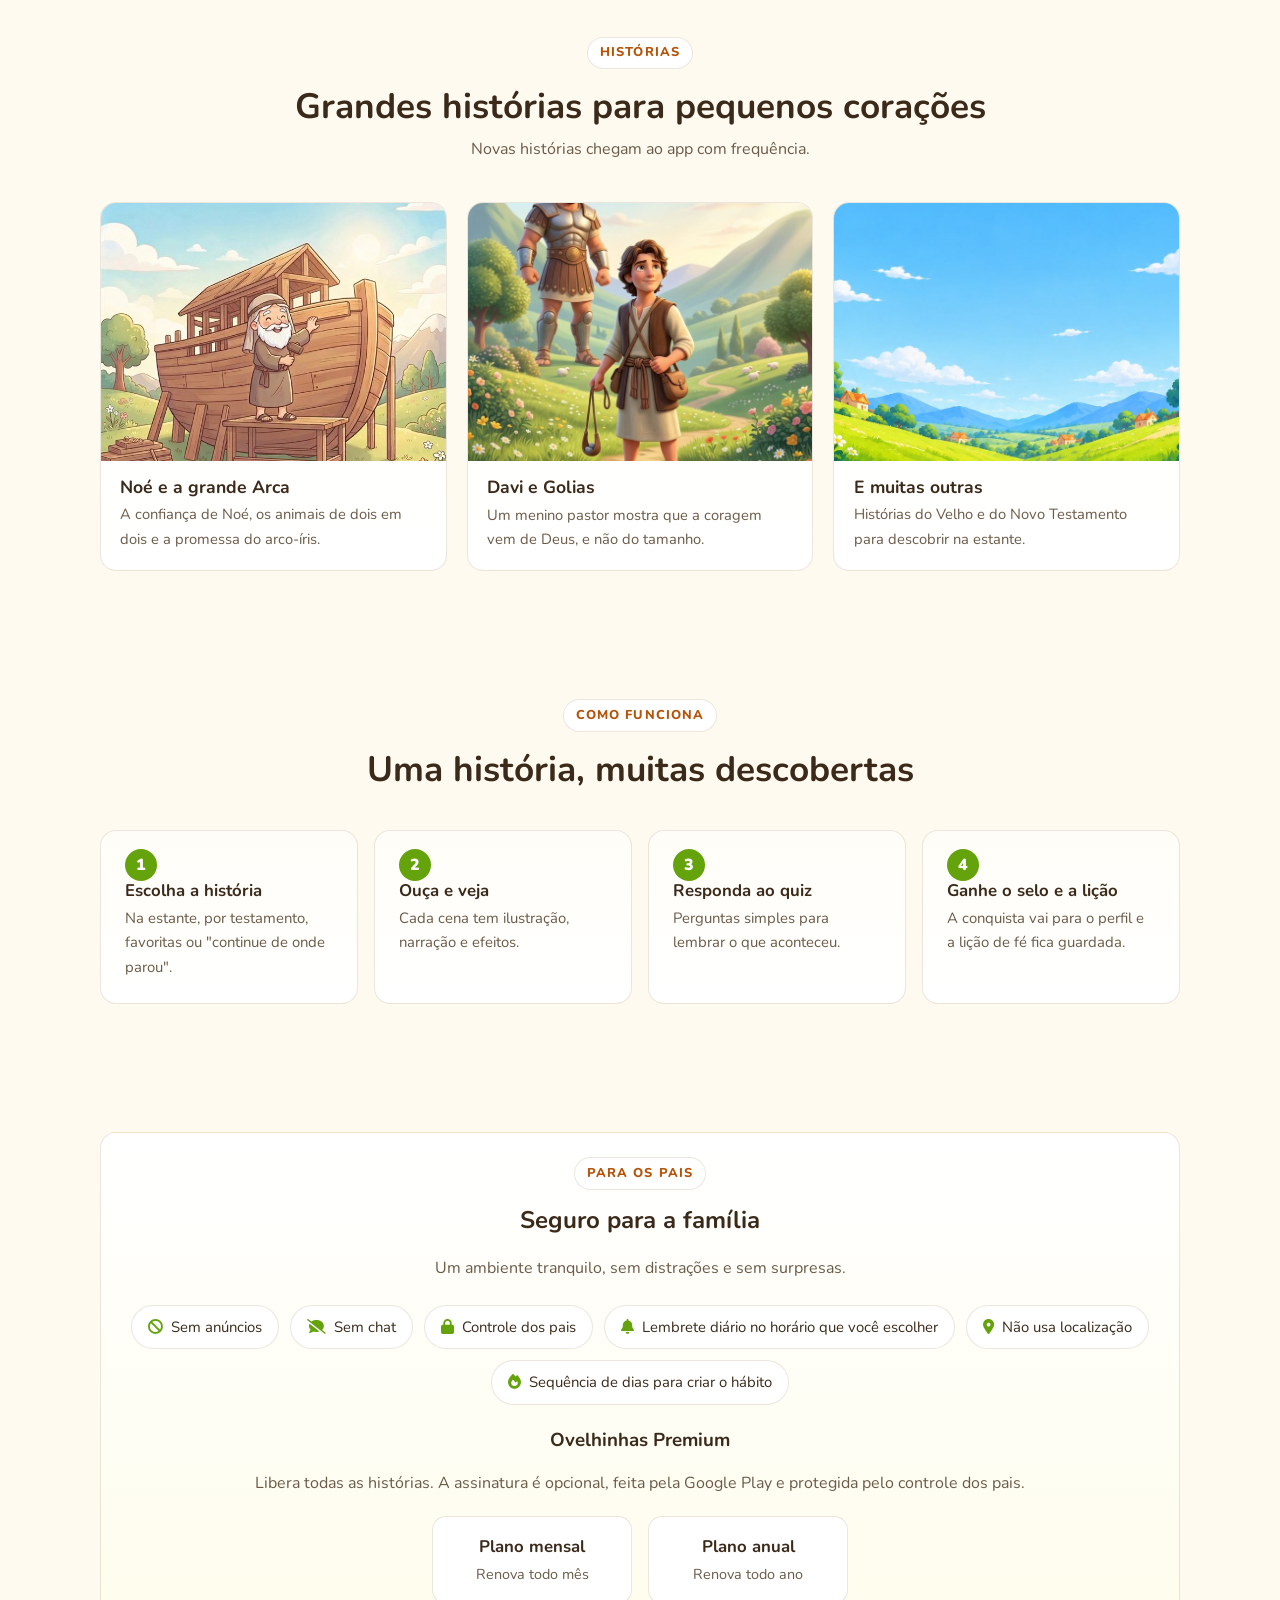
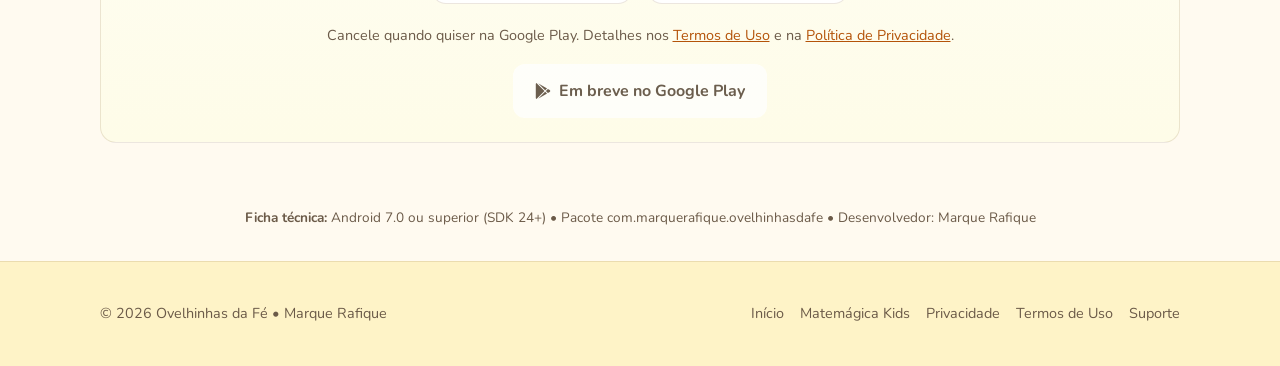
<file: ovelhinhasdafe.html>
<!doctype html>
<html lang="pt-BR">
<head>
    <meta charset="utf-8">
    <meta name="viewport" content="width=device-width,initial-scale=1">
    <title>Ovelhinhas da Fé | Histórias bíblicas para crianças</title>
    <meta name="description" content="Ovelhinhas da Fé: histórias da Bíblia ilustradas e narradas para crianças, com quiz, selos de conquista, lições de fé e versículo do dia. App Android sem anúncios.">
    <link rel="canonical" href="https://www.marquerafique.com.br/ovelhinhasdafe.html">
    <link rel="icon" href="img/ovelhinhas/icone.png">

    <meta property="og:title" content="Ovelhinhas da Fé | Histórias bíblicas para crianças">
    <meta property="og:description" content="Histórias da Bíblia ilustradas e narradas, com quiz da Arca e lições de fé. Sem anúncios.">
    <meta property="og:type" content="website">
    <meta property="og:url" content="https://www.marquerafique.com.br/ovelhinhasdafe.html">
    <meta property="og:image" content="https://www.marquerafique.com.br/img/ovelhinhas/noe.jpg">

    <link rel="preconnect" href="https://fonts.googleapis.com">
    <link rel="preconnect" href="https://fonts.gstatic.com" crossorigin>
    <link rel="stylesheet" href="https://fonts.googleapis.com/css2?family=Nunito:wght@400;600;700;800;900&display=swap">
    <link rel="stylesheet" href="https://cdnjs.cloudflare.com/ajax/libs/font-awesome/6.4.0/css/all.min.css">
    <link rel="stylesheet" href="estilo.css">

    <style>
        /* Paleta própria: tons claros de céu, campo e madeira, como no app */
        :root {
            --accent: #b45309;
            --bg: #fffaf0;
            --bg-2: #fef3c7;
            --card: #ffffff;
            --card-2: #fffdf7;
            --text: #3b2a1a;
            --muted: #6b5a48;
            --border: rgba(120, 80, 30, 0.14);
            --grass: #65a30d;
            --sky: #0ea5e9;
        }
        body {
            background: linear-gradient(180deg, #e0f2fe 0%, #fffaf0 38%, #fffaf0 100%);
            background-color: #fffaf0;
        }
        .topbar { background: rgba(255, 250, 240, 0.9); }
        .nav-links a:hover, .nav-links a[aria-current="page"] { background: rgba(180, 83, 9, 0.08); }
        .card:hover { box-shadow: 0 18px 40px rgba(120, 80, 30, 0.15); border-color: rgba(180, 83, 9, 0.3); }
        .tag { background: #fff; }
        .eyebrow { background: #fff; }

        .hero { padding: 3.5rem 0 2rem; }
        .hero .container { display: grid; grid-template-columns: 1.15fr 1fr; gap: 3rem; align-items: center; }
        .hero .logo { width: min(380px, 85vw); margin-bottom: 1rem; filter: drop-shadow(0 10px 18px rgba(120, 80, 30, .25)); }
        .hero h1 { font-size: clamp(1.8rem, 4.5vw, 2.7rem); font-weight: 900; margin-bottom: 1rem; }
        .hero .lead { font-size: 1.12rem; max-width: 560px; }
        .hero .actions { display: flex; gap: .75rem; flex-wrap: wrap; margin-top: 1.5rem; }
        .hero .req { font-size: .85rem; margin-top: .75rem; }
        .btn { color: var(--text); background: #fff; }
        .btn-play { background: #1f2937; color: #fff; border-color: transparent; }
        .btn-play small { color: #d1d5db; }

        .quadro { position: relative; justify-self: center; width: min(440px, 90vw); }
        .quadro .principal { width: 100%; border-radius: 28px; box-shadow: 0 25px 50px rgba(120, 80, 30, .3); border: 6px solid #fff; transform: rotate(-2deg); }
        .quadro .menor { position: absolute; width: 42%; bottom: -12%; left: -10%; border-radius: 20px; border: 5px solid #fff; box-shadow: 0 18px 36px rgba(120, 80, 30, .3); transform: rotate(4deg); }
        .quadro .ovelha { position: absolute; width: 30%; top: -10%; right: -6%; border-radius: 26%; box-shadow: 0 14px 28px rgba(120, 80, 30, .3); animation: pular 4s ease-in-out infinite; }
        @keyframes pular { 0%, 100% { transform: translateY(0) rotate(0); } 50% { transform: translateY(-10px) rotate(-4deg); } }

        .recursos { display: grid; gap: 1.25rem; grid-template-columns: repeat(auto-fit, minmax(250px, 1fr)); }
        .recursos .card i { font-size: 1.5rem; width: 52px; height: 52px; display: grid; place-items: center; border-radius: 14px; margin-bottom: .9rem; }
        .recursos .card h3 { font-size: 1.1rem; margin-bottom: .35rem; }
        .recursos .card p { margin: 0; font-size: .95rem; }
        .c1 i { background: #fef3c7; color: #b45309; }
        .c2 i { background: #e0f2fe; color: #0369a1; }
        .c3 i { background: #dcfce7; color: #15803d; }
        .c4 i { background: #fce7f3; color: #be185d; }

        .historias { display: grid; grid-template-columns: repeat(auto-fit, minmax(240px, 1fr)); gap: 1.25rem; }
        .historia { padding: 0; overflow: hidden; }
        .historia img { width: 100%; aspect-ratio: 4 / 3; object-fit: cover; display: block; }
        .historia div { padding: 1rem 1.2rem 1.2rem; }
        .historia h3 { margin: 0 0 .25rem; font-size: 1.1rem; }
        .historia p { margin: 0; font-size: .92rem; }

        .passos { counter-reset: passo; display: grid; gap: 1rem; grid-template-columns: repeat(auto-fit, minmax(220px, 1fr)); }
        .passo { position: relative; padding-top: 2.6rem; }
        .passo::before {
            counter-increment: passo; content: counter(passo);
            position: absolute; top: 1.1rem; left: 1.5rem; width: 32px; height: 32px; border-radius: 50%;
            display: grid; place-items: center; background: var(--grass); color: #fff; font-weight: 900;
        }
        .passo h3 { font-size: 1.05rem; margin: .5rem 0 .3rem; }
        .passo p { margin: 0; font-size: .93rem; }

        .pais { text-align: center; background: linear-gradient(180deg, #ffffff, #fefce8); }
        .pais .selos { display: flex; flex-wrap: wrap; justify-content: center; gap: .7rem; margin: 1.5rem 0; }
        .pais .selos span { display: inline-flex; align-items: center; gap: .5rem; background: #fff; border: 1px solid var(--border); padding: .55rem 1rem; border-radius: 999px; font-size: .93rem; }
        .pais .selos i { color: var(--grass); }
        .planos { display: flex; gap: 1rem; justify-content: center; flex-wrap: wrap; margin: 1.25rem 0; }
        .planos div { background: #fff; border: 1px solid var(--border); border-radius: 14px; padding: 1rem 1.4rem; min-width: 200px; }
        .planos strong { display: block; font-size: 1.05rem; }
        .planos span { color: var(--muted); font-size: .9rem; }
        .cta-final .btn-primary { --accent: #15803d; }
        .ficha { font-size: .85rem; color: var(--muted); text-align: center; }
        .site-footer { background: #fef3c7; }

        @media (max-width: 860px) {
            .hero .container { grid-template-columns: 1fr; text-align: center; }
            .hero .lead { margin: 0 auto; }
            .hero .actions { justify-content: center; }
            .quadro { width: min(340px, 82vw); margin-bottom: 2rem; }
        }
    </style>
</head>
<body>
    <a class="skip-link" href="#conteudo">Ir para o conteúdo</a>

    <header class="topbar">
        <div class="container">
            <a class="brand" href="index.html" aria-label="Voltar ao início">
                <img src="img/ovelhinhas/icone.png" alt="" width="44" height="44" style="border-radius:12px">
                <span><strong>Ovelhinhas da Fé</strong><small>por Marque Rafique</small></span>
            </a>
            <nav class="nav-links" aria-label="Seções">
                <a href="#recursos">O app</a>
                <a href="#historias">Histórias</a>
                <a href="#como-funciona">Como funciona</a>
                <a href="#pais">Para os pais</a>
                <a href="index.html"><i class="fas fa-arrow-left" aria-hidden="true"></i> Início</a>
            </nav>
        </div>
    </header>

    <main id="conteudo">
        <section class="hero">
            <div class="container">
                <div>
                    <img class="logo" src="img/ovelhinhas/logo.png" alt="Ovelhinhas da Fé">
                    <h1>As histórias da Bíblia contadas para os pequenos</h1>
                    <p class="lead">
                        Histórias bíblicas ilustradas e narradas com carinho, para ouvir antes de dormir, aprender
                        brincando e conversar em família. Depois de cada história, a criança responde ao quiz da Arca,
                        ganha selos e descobre uma lição de fé.
                    </p>
                    <div class="actions">
                        <span class="btn btn-play" style="opacity:.75;cursor:default" aria-label="Em breve no Google Play">
                            <i class="fab fa-google-play" aria-hidden="true"></i>
                            <span><small>Em breve no</small>Google Play</span>
                        </span>
                        <a href="#historias" class="btn">Ver histórias</a>
                    </div>
                    <p class="req">Sem anúncios • Requer Android 7.0 ou superior</p>
                </div>
                <div class="quadro">
                    <img class="principal" src="img/ovelhinhas/noe.jpg" alt="Ilustração da Arca de Noé com animais e arco-íris" width="640" height="640">
                    <img class="menor" src="img/ovelhinhas/davi.jpg" alt="Ilustração de Davi diante do gigante Golias" loading="lazy">
                    <img class="ovelha" src="img/ovelhinhas/icone.png" alt="" width="140" height="140">
                </div>
            </div>
        </section>

        <section id="recursos">
            <div class="container">
                <div class="section-title">
                    <span class="eyebrow">O app</span>
                    <h2>Fé, imaginação e aprendizado</h2>
                    <p>Tudo pensado para a criança explorar sozinha ou ao lado da família.</p>
                </div>
                <div class="recursos">
                    <div class="card c1"><i class="fas fa-book-open" aria-hidden="true"></i><h3>Estante de histórias</h3><p>Histórias do Velho e do Novo Testamento, com cenas ilustradas, narração e efeitos sonoros.</p></div>
                    <div class="card c2"><i class="fas fa-question" aria-hidden="true"></i><h3>Quiz da Arca</h3><p>Perguntas narradas sobre cada história, com explicação quando a criança acerta.</p></div>
                    <div class="card c3"><i class="fas fa-award" aria-hidden="true"></i><h3>Selos de conquista</h3><p>Acertou todo o quiz? Ganha um selo para a coleção.</p></div>
                    <div class="card c4"><i class="fas fa-heart" aria-hidden="true"></i><h3>Lições de fé</h3><p>Ao terminar a história, a criança descobre a lição e o versículo para guardar no coração.</p></div>
                    <div class="card c1"><i class="fas fa-sun" aria-hidden="true"></i><h3>Versículo do dia</h3><p>Um versículo novo todos os dias, que o app também lê em voz alta.</p></div>
                    <div class="card c2"><i class="fas fa-moon" aria-hidden="true"></i><h3>Hora de dormir</h3><p>Temporizador que encerra o app sozinho, ideal para ouvir histórias na cama.</p></div>
                    <div class="card c3"><i class="fas fa-download" aria-hidden="true"></i><h3>Ouça sem internet</h3><p>Baixe as histórias favoritas para ouvir em viagens ou sem conexão.</p></div>
                    <div class="card c4"><i class="fas fa-calendar-check" aria-hidden="true"></i><h3>Datas especiais</h3><p>Histórias em destaque no Natal, na Páscoa, no Dia das Crianças, das Mães e dos Pais.</p></div>
                </div>
            </div>
        </section>

        <section id="historias">
            <div class="container">
                <div class="section-title">
                    <span class="eyebrow">Histórias</span>
                    <h2>Grandes histórias para pequenos corações</h2>
                    <p>Novas histórias chegam ao app com frequência.</p>
                </div>
                <div class="historias">
                    <article class="card historia">
                        <img src="img/ovelhinhas/noe_cena.jpg" alt="Noé construindo a arca" loading="lazy">
                        <div><h3>Noé e a grande Arca</h3><p>A confiança de Noé, os animais de dois em dois e a promessa do arco-íris.</p></div>
                    </article>
                    <article class="card historia">
                        <img src="img/ovelhinhas/davi.jpg" alt="Davi com a funda diante de Golias" loading="lazy" style="object-position:center 72%">
                        <div><h3>Davi e Golias</h3><p>Um menino pastor mostra que a coragem vem de Deus, e não do tamanho.</p></div>
                    </article>
                    <article class="card historia">
                        <img src="img/ovelhinhas/paisagem.jpg" alt="Campo verde com casinhas e céu azul" loading="lazy">
                        <div><h3>E muitas outras</h3><p>Histórias do Velho e do Novo Testamento para descobrir na estante.</p></div>
                    </article>
                </div>
            </div>
        </section>

        <section id="como-funciona">
            <div class="container">
                <div class="section-title">
                    <span class="eyebrow">Como funciona</span>
                    <h2>Uma história, muitas descobertas</h2>
                </div>
                <div class="passos">
                    <div class="card passo"><h3>Escolha a história</h3><p>Na estante, por testamento, favoritas ou "continue de onde parou".</p></div>
                    <div class="card passo"><h3>Ouça e veja</h3><p>Cada cena tem ilustração, narração e efeitos.</p></div>
                    <div class="card passo"><h3>Responda ao quiz</h3><p>Perguntas simples para lembrar o que aconteceu.</p></div>
                    <div class="card passo"><h3>Ganhe o selo e a lição</h3><p>A conquista vai para o perfil e a lição de fé fica guardada.</p></div>
                </div>
            </div>
        </section>

        <section id="pais">
            <div class="container">
                <div class="card pais">
                    <span class="eyebrow">Para os pais</span>
                    <h2>Seguro para a família</h2>
                    <p>Um ambiente tranquilo, sem distrações e sem surpresas.</p>
                    <div class="selos">
                        <span><i class="fas fa-ban" aria-hidden="true"></i> Sem anúncios</span>
                        <span><i class="fas fa-comment-slash" aria-hidden="true"></i> Sem chat</span>
                        <span><i class="fas fa-lock" aria-hidden="true"></i> Controle dos pais</span>
                        <span><i class="fas fa-bell" aria-hidden="true"></i> Lembrete diário no horário que você escolher</span>
                        <span><i class="fas fa-location-dot" aria-hidden="true"></i> Não usa localização</span>
                        <span><i class="fas fa-fire" aria-hidden="true"></i> Sequência de dias para criar o hábito</span>
                    </div>
                    <h3>Ovelhinhas Premium</h3>
                    <p>Libera todas as histórias. A assinatura é opcional, feita pela Google Play e protegida pelo controle dos pais.</p>
                    <div class="planos">
                        <div><strong>Plano mensal</strong><span>Renova todo mês</span></div>
                        <div><strong>Plano anual</strong><span>Renova todo ano</span></div>
                    </div>
                    <p style="font-size:.9rem">Cancele quando quiser na Google Play. Detalhes nos <a href="termos.html">Termos de Uso</a> e na <a href="privacidade.html">Política de Privacidade</a>.</p>
                    <div class="cta-final">
                        <span class="btn btn-primary" style="opacity:.75;cursor:default">
                            <i class="fab fa-google-play" aria-hidden="true"></i> Em breve no Google Play
                        </span>
                    </div>
                </div>
            </div>
        </section>

        <div class="container">
            <p class="ficha">
                <strong>Ficha técnica:</strong> Android 7.0 ou superior (SDK 24+) •
                Pacote com.marquerafique.ovelhinhasdafe • Desenvolvedor: Marque Rafique
            </p>
        </div>
    </main>

    <footer class="site-footer">
        <div class="container">
            <span>© 2026 Ovelhinhas da Fé • Marque Rafique</span>
            <nav aria-label="Rodapé">
                <a href="index.html">Início</a>
                <a href="matemagicakids.html">Matemágica Kids</a>
                <a href="privacidade.html">Privacidade</a>
                <a href="termos.html">Termos de Uso</a>
                <a href="mailto:suporte@marquerafique.com.br">Suporte</a>
            </nav>
        </div>
    </footer>
</body>
</html>
</file>
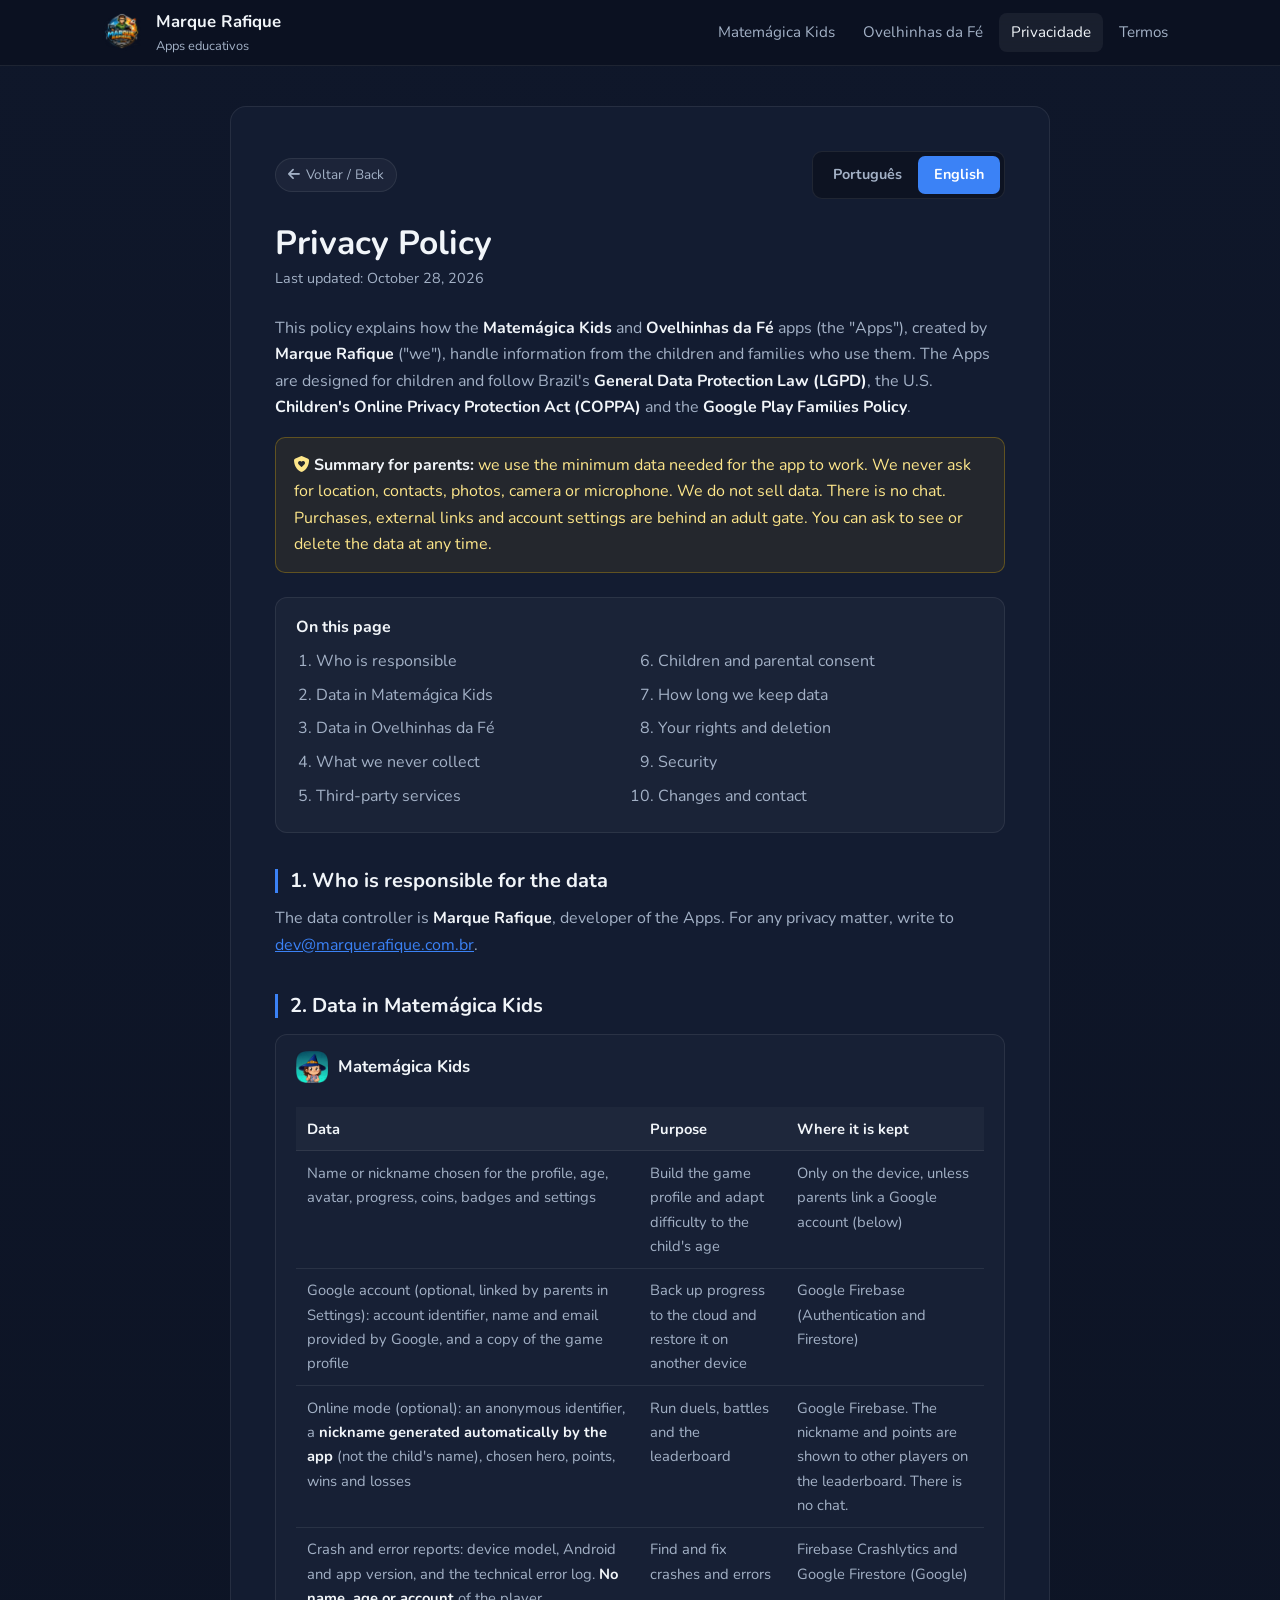
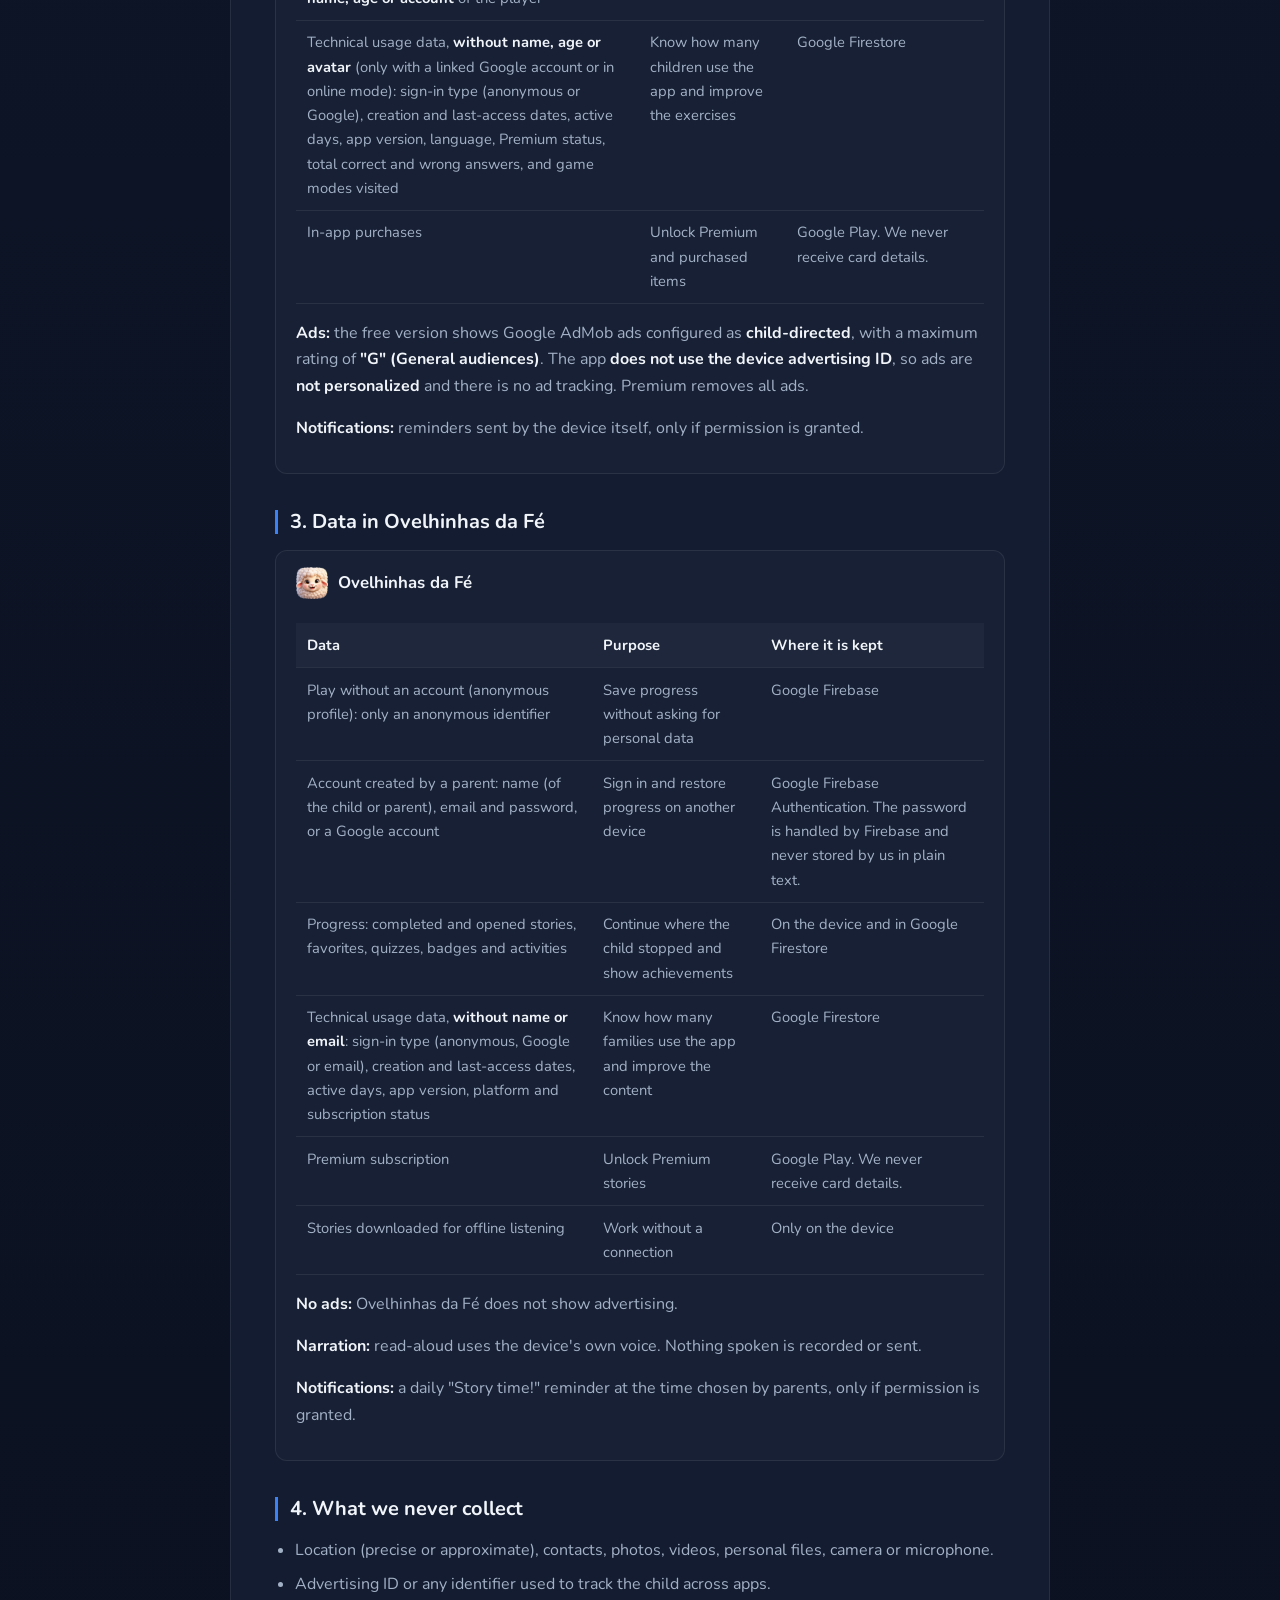
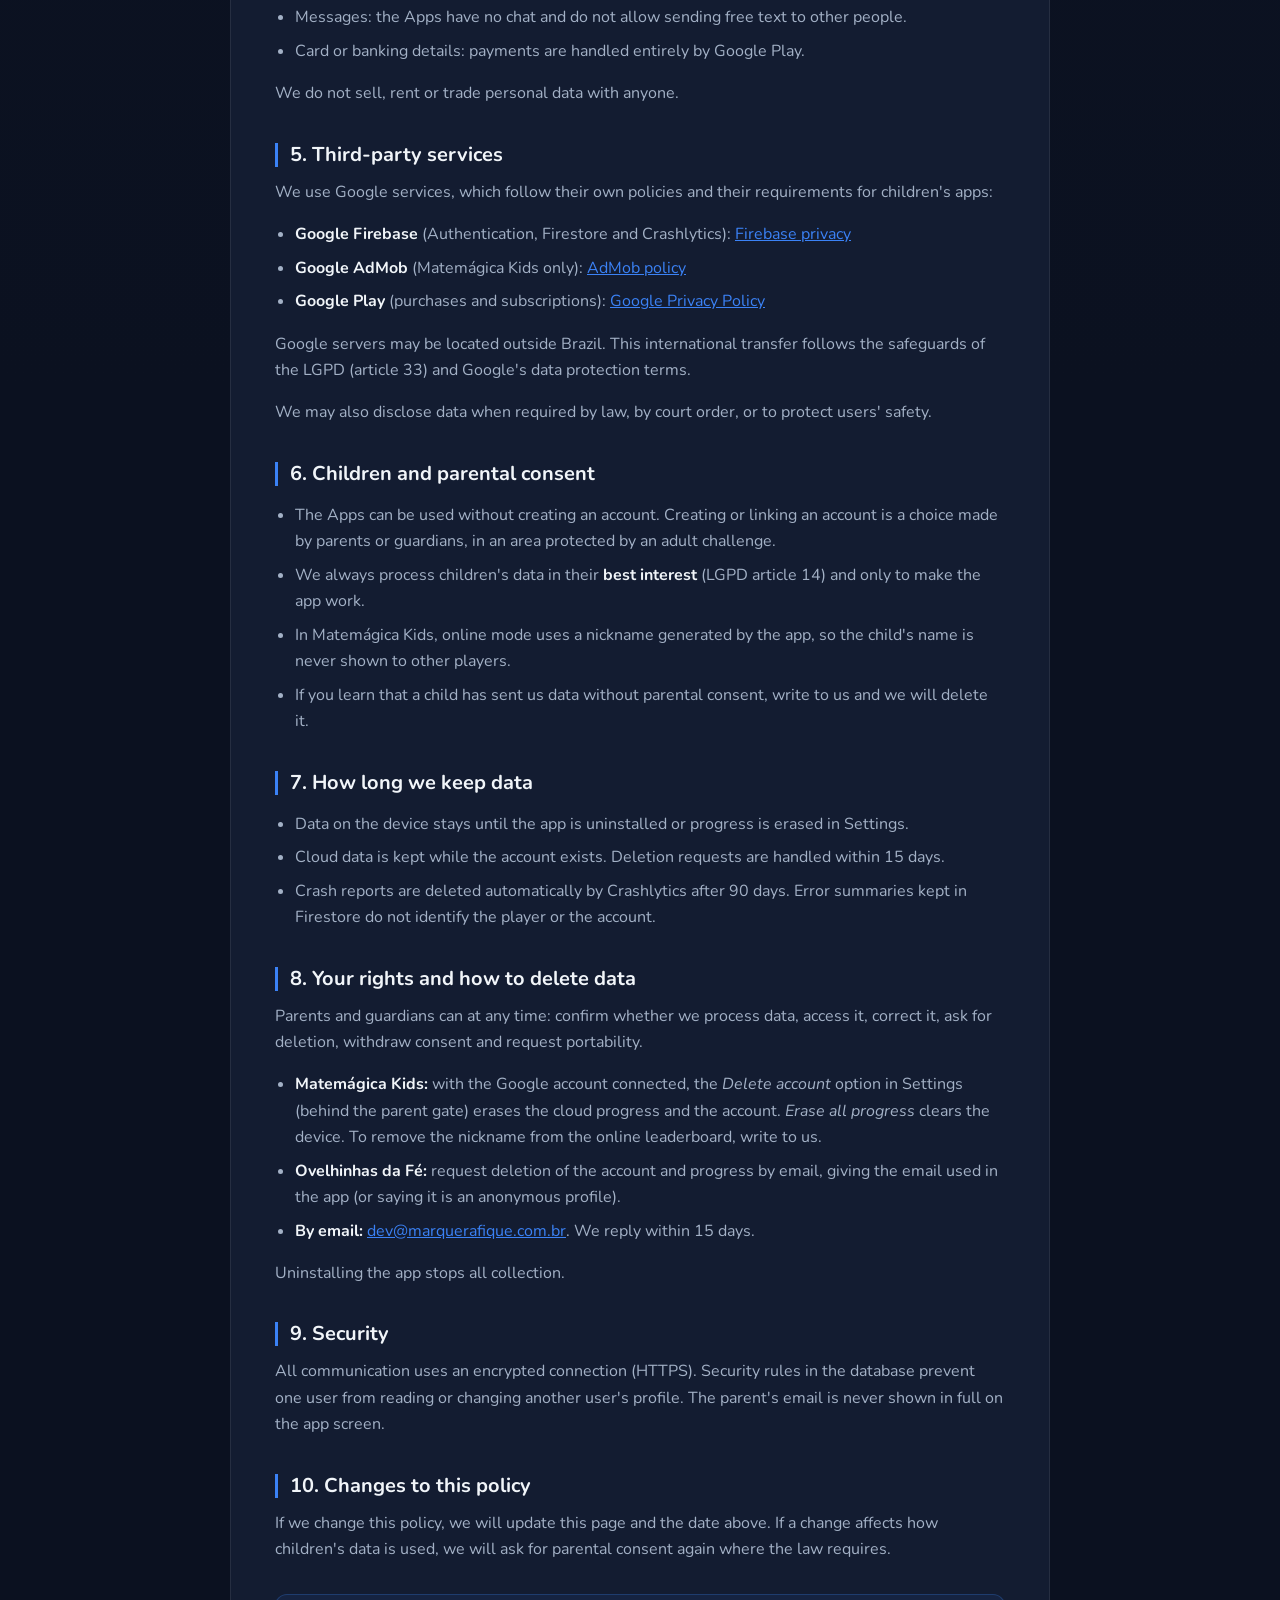
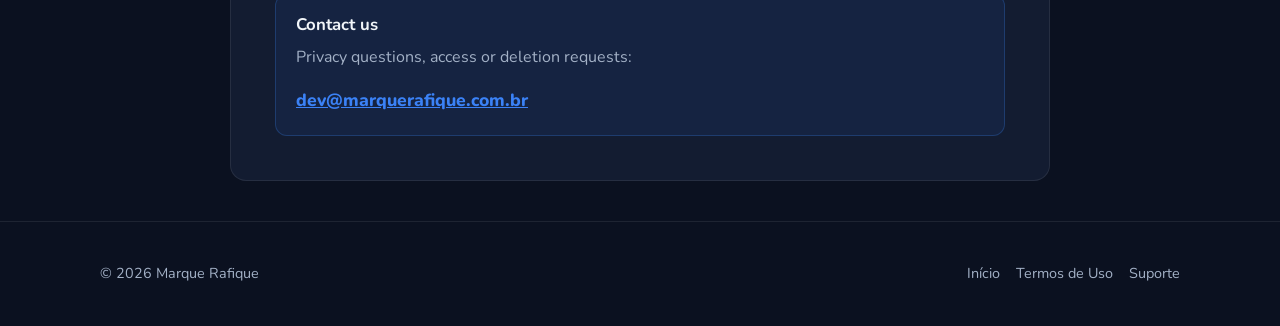
<file: privacidade.html>
<!doctype html>
<html lang="pt-BR">
<head>
    <meta charset="utf-8">
    <meta name="viewport" content="width=device-width,initial-scale=1">
    <title>Política de Privacidade | Marque Rafique</title>
    <meta name="description" content="Política de Privacidade dos apps Matemágica Kids e Ovelhinhas da Fé, de Marque Rafique: quais dados são usados, por quê, e como os pais podem consultar ou apagar.">
    <link rel="canonical" href="https://www.marquerafique.com.br/privacidade.html">
    <link rel="icon" href="logo_1.png">
    <link rel="preconnect" href="https://fonts.googleapis.com">
    <link rel="preconnect" href="https://fonts.gstatic.com" crossorigin>
    <link rel="stylesheet" href="https://fonts.googleapis.com/css2?family=Nunito:wght@400;600;700;800;900&display=swap">
    <link rel="stylesheet" href="https://cdnjs.cloudflare.com/ajax/libs/font-awesome/6.4.0/css/all.min.css">
    <link rel="stylesheet" href="estilo.css">
</head>
<body>
    <a class="skip-link" href="#conteudo">Ir para o conteúdo / Skip to content</a>

    <header class="topbar">
        <div class="container">
            <a class="brand" href="index.html">
                <img src="logo_1.png" alt="" width="44" height="44">
                <span><strong>Marque Rafique</strong><small>Apps educativos</small></span>
            </a>
            <nav class="nav-links" aria-label="Principal">
                <a href="matemagicakids.html">Matemágica Kids</a>
                <a href="ovelhinhasdafe.html">Ovelhinhas da Fé</a>
                <a href="privacidade.html" aria-current="page">Privacidade</a>
                <a href="termos.html">Termos</a>
            </nav>
        </div>
    </header>

    <main id="conteudo" class="container legal">
        <div class="legal-card">
            <div class="legal-toolbar">
                <a href="index.html" class="tag" style="text-decoration:none"><i class="fas fa-arrow-left" aria-hidden="true"></i> Voltar / Back</a>
                <div class="lang-toggle" role="group" aria-label="Idioma / Language">
                    <button type="button" data-lang="pt" aria-pressed="true">Português</button>
                    <button type="button" data-lang="en" aria-pressed="false">English</button>
                </div>
            </div>

            <!-- ===================== PORTUGUÊS ===================== -->
            <article id="lang-pt" class="lang-section" lang="pt-BR">
                <h1>Política de Privacidade</h1>
                <p class="meta">Última atualização: 28 de outubro de 2026</p>

                <p>
                    Esta política explica como os aplicativos <strong>Matemágica Kids</strong> e <strong>Ovelhinhas da Fé</strong>
                    (os "Aplicativos"), criados por <strong>Marque Rafique</strong> ("nós"), tratam as informações das
                    crianças e das famílias que os usam. Os Aplicativos são feitos para o público infantil e seguem a
                    <strong>Lei Geral de Proteção de Dados (LGPD, Lei 13.709/2018)</strong>, a <strong>COPPA</strong>
                    (lei norte-americana de privacidade infantil) e a <strong>Política para Famílias do Google Play</strong>.
                </p>

                <div class="note"><p><i class="fas fa-shield-heart" aria-hidden="true"></i> <strong>Resumo para os pais:</strong> usamos o mínimo de dados para o app funcionar. Não pedimos localização, contatos, fotos, câmera ou microfone. Não vendemos dados. Não há chat. Compras, links externos e configurações de conta ficam atrás de um portão para adultos. Você pode pedir para ver ou apagar os dados a qualquer momento.</p></div>

                <nav class="toc" aria-label="Índice">
                    <strong>Nesta página</strong>
                    <ol>
                        <li><a href="#pt-quem">Quem é o responsável</a></li>
                        <li><a href="#pt-mk">Dados no Matemágica Kids</a></li>
                        <li><a href="#pt-ov">Dados no Ovelhinhas da Fé</a></li>
                        <li><a href="#pt-nao">O que nunca coletamos</a></li>
                        <li><a href="#pt-terceiros">Serviços de terceiros</a></li>
                        <li><a href="#pt-criancas">Crianças e consentimento dos pais</a></li>
                        <li><a href="#pt-guarda">Por quanto tempo guardamos</a></li>
                        <li><a href="#pt-direitos">Seus direitos e como apagar</a></li>
                        <li><a href="#pt-seguranca">Segurança</a></li>
                        <li><a href="#pt-mudancas">Mudanças e contato</a></li>
                    </ol>
                </nav>

                <h2 id="pt-quem">1. Quem é o responsável pelos dados</h2>
                <p>O controlador dos dados é <strong>Marque Rafique</strong>, desenvolvedor dos Aplicativos. Para qualquer assunto de privacidade, escreva para <a href="mailto:dev@marquerafique.com.br">dev@marquerafique.com.br</a>.</p>

                <h2 id="pt-mk">2. Dados no Matemágica Kids</h2>
                <div class="app-box">
                    <h3><img src="ic_app_novo.png" alt=""> Matemágica Kids</h3>
                    <div class="table-wrap">
                        <table>
                            <thead><tr><th>Dado</th><th>Para que serve</th><th>Onde fica</th></tr></thead>
                            <tbody>
                                <tr><td>Nome ou apelido escolhido para o perfil, idade, avatar, progresso, moedas, selos e configurações</td><td>Montar o perfil do jogo e ajustar a dificuldade à idade</td><td>Somente no aparelho, salvo se os pais ligarem a conta Google (abaixo)</td></tr>
                                <tr><td>Conta Google (opcional, ligada pelos pais nas Configurações): identificador da conta, nome e e-mail fornecidos pelo Google, e uma cópia do perfil do jogo</td><td>Guardar o progresso na nuvem e recuperá-lo em outro aparelho</td><td>Google Firebase (Authentication e Firestore)</td></tr>
                                <tr><td>Modo online (opcional): um identificador anônimo, um <strong>apelido gerado automaticamente pelo app</strong> (não é o nome da criança), herói escolhido, pontos, vitórias e derrotas</td><td>Fazer funcionar os duelos, as batalhas e o ranking</td><td>Google Firebase. O apelido e os pontos aparecem para outros jogadores no ranking. Não há chat.</td></tr>
                                <tr><td>Relatórios de falha e de erros: modelo do aparelho, versão do Android e do app, e o registro técnico do erro. <strong>Sem nome, idade ou conta</strong> do jogador</td><td>Encontrar e corrigir travamentos e erros</td><td>Firebase Crashlytics e Google Firestore (Google)</td></tr>
                                <tr><td>Dados técnicos de uso, <strong>sem nome, idade ou avatar</strong> (só com conta Google ligada ou no modo online): tipo de entrada (anônima ou Google), data de criação e do último acesso, dias de uso, versão do app, idioma, se é Premium, total de acertos e erros e modos de jogo visitados</td><td>Saber quantas crianças usam o app e melhorar os exercícios</td><td>Google Firestore</td></tr>
                                <tr><td>Compras feitas no app</td><td>Liberar o Premium e os itens comprados</td><td>Google Play. Não recebemos dados de cartão.</td></tr>
                            </tbody>
                        </table>
                    </div>
                    <p><strong>Anúncios:</strong> a versão gratuita mostra anúncios do Google AdMob configurados como <strong>direcionados a crianças</strong>, com classificação máxima <strong>"G" (Livre)</strong>. O app <strong>não usa o ID de publicidade</strong> do aparelho, por isso os anúncios <strong>não são personalizados</strong> e não há rastreamento para publicidade. Quem compra o Premium deixa de ver anúncios.</p>
                    <p><strong>Notificações:</strong> lembretes enviados pelo próprio aparelho, só se a permissão for concedida.</p>
                </div>

                <h2 id="pt-ov">3. Dados no Ovelhinhas da Fé</h2>
                <div class="app-box">
                    <h3><img src="img/ovelhinhas/icone.png" alt=""> Ovelhinhas da Fé</h3>
                    <div class="table-wrap">
                        <table>
                            <thead><tr><th>Dado</th><th>Para que serve</th><th>Onde fica</th></tr></thead>
                            <tbody>
                                <tr><td>Entrar sem conta (perfil anônimo): apenas um identificador anônimo</td><td>Guardar o progresso sem pedir nenhum dado pessoal</td><td>Google Firebase</td></tr>
                                <tr><td>Conta criada pelo responsável: nome (da criança ou do responsável), e-mail e senha, ou conta Google</td><td>Entrar no app e recuperar o progresso em outro aparelho</td><td>Google Firebase Authentication. A senha é gerida pelo Firebase e nunca é guardada por nós em texto.</td></tr>
                                <tr><td>Progresso: histórias concluídas e acessadas, favoritas, quizzes, selos e atividades</td><td>Continuar de onde parou e mostrar as conquistas</td><td>No aparelho e no Google Firestore</td></tr>
                                <tr><td>Dados técnicos de uso, <strong>sem nome e sem e-mail</strong>: tipo de entrada (anônima, Google ou e-mail), data de criação e do último acesso, dias de uso, versão do app, plataforma e se há assinatura</td><td>Saber quantas famílias usam o app e melhorar o conteúdo</td><td>Google Firestore</td></tr>
                                <tr><td>Assinatura Premium</td><td>Liberar as histórias Premium</td><td>Google Play. Não recebemos dados de cartão.</td></tr>
                                <tr><td>Histórias baixadas para ouvir sem internet</td><td>Funcionar sem conexão</td><td>Somente no aparelho</td></tr>
                            </tbody>
                        </table>
                    </div>
                    <p><strong>Sem anúncios:</strong> o Ovelhinhas da Fé não exibe publicidade.</p>
                    <p><strong>Narração:</strong> a leitura em voz alta usa a voz do próprio aparelho. Nada do que é falado é gravado ou enviado.</p>
                    <p><strong>Notificações:</strong> um lembrete diário "Hora da história!", no horário escolhido pelos pais, só se a permissão for concedida.</p>
                </div>

                <h2 id="pt-nao">4. O que nunca coletamos</h2>
                <ul>
                    <li>Localização (precisa ou aproximada), contatos, fotos, vídeos, arquivos pessoais, câmera ou microfone.</li>
                    <li>ID de publicidade ou qualquer identificador usado para rastrear a criança entre apps.</li>
                    <li>Mensagens: os Aplicativos não têm chat nem permitem enviar texto livre a outras pessoas.</li>
                    <li>Dados de cartão ou bancários: os pagamentos são feitos inteiramente pela Google Play.</li>
                </ul>
                <p>Não vendemos, alugamos nem trocamos dados pessoais com ninguém.</p>

                <h2 id="pt-terceiros">5. Serviços de terceiros</h2>
                <p>Usamos serviços do Google que seguem as suas próprias políticas e os seus requisitos para apps infantis:</p>
                <ul>
                    <li><strong>Google Firebase</strong> (Authentication, Firestore e Crashlytics): <a href="https://firebase.google.com/support/privacy" target="_blank" rel="noopener">privacidade do Firebase</a></li>
                    <li><strong>Google AdMob</strong> (somente no Matemágica Kids): <a href="https://support.google.com/admob/answer/6128543" target="_blank" rel="noopener">política do AdMob</a></li>
                    <li><strong>Google Play</strong> (compras e assinaturas): <a href="https://policies.google.com/privacy" target="_blank" rel="noopener">Política de Privacidade do Google</a></li>
                </ul>
                <p>Os servidores do Google podem ficar fora do Brasil. Essa transferência internacional segue as garantias previstas na LGPD (art. 33) e nos contratos de proteção de dados do Google.</p>
                <p>Também podemos divulgar dados quando a lei exigir, por ordem judicial ou para proteger a segurança dos usuários.</p>

                <h2 id="pt-criancas">6. Crianças e consentimento dos pais</h2>
                <ul>
                    <li>Os Aplicativos podem ser usados sem criar conta. Criar ou ligar uma conta é uma escolha dos pais ou responsáveis, feita em área protegida por um desafio para adultos.</li>
                    <li>Tratamos os dados das crianças sempre no seu <strong>melhor interesse</strong> (art. 14 da LGPD) e só para fazer o app funcionar.</li>
                    <li>No Matemágica Kids, o modo online usa um apelido gerado pelo app, para que o nome da criança não apareça para outros jogadores.</li>
                    <li>Se souber que uma criança nos enviou dados sem o consentimento dos pais, escreva-nos e vamos apagá-los.</li>
                </ul>

                <h2 id="pt-guarda">7. Por quanto tempo guardamos</h2>
                <ul>
                    <li>Os dados no aparelho ficam até o app ser desinstalado ou o progresso ser apagado nas Configurações.</li>
                    <li>Os dados na nuvem ficam enquanto a conta existir. Pedidos de exclusão são atendidos em até 15 dias.</li>
                    <li>Os relatórios de falha são apagados automaticamente pelo Crashlytics após 90 dias. Os resumos de erros guardados no Firestore não identificam o jogador nem a conta.</li>
                </ul>

                <h2 id="pt-direitos">8. Seus direitos e como apagar os dados</h2>
                <p>Pais e responsáveis podem, a qualquer momento: confirmar se tratamos dados, ver os dados, corrigi-los, pedir que sejam apagados, retirar o consentimento e pedir a portabilidade (art. 18 da LGPD).</p>
                <ul>
                    <li><strong>Matemágica Kids:</strong> com a conta Google conectada, a opção <em>Excluir conta</em> nas Configurações (protegida pelo portão dos pais) apaga o progresso salvo na nuvem e a conta. A opção <em>Apagar todo o progresso</em> limpa o aparelho. Para tirar o apelido do ranking online, escreva-nos.</li>
                    <li><strong>Ovelhinhas da Fé:</strong> peça a exclusão da conta e do progresso pelo e-mail abaixo, informando o e-mail usado no app (ou que é um perfil anônimo).</li>
                    <li><strong>Pelo e-mail:</strong> <a href="mailto:dev@marquerafique.com.br?subject=Privacidade%20-%20pedido%20de%20dados">dev@marquerafique.com.br</a>. Respondemos em até 15 dias.</li>
                </ul>
                <p>Desinstalar o app interrompe toda a coleta. Você também pode reclamar à Autoridade Nacional de Proteção de Dados (ANPD).</p>

                <h2 id="pt-seguranca">9. Segurança</h2>
                <p>Toda a comunicação é feita por conexão criptografada (HTTPS). Regras de segurança no banco de dados impedem que um usuário veja ou altere o perfil de outro. O e-mail do responsável nunca aparece por inteiro na tela do app.</p>

                <h2 id="pt-mudancas">10. Mudanças nesta política</h2>
                <p>Se mudarmos esta política, atualizaremos esta página e a data acima. Se a mudança alterar o uso dos dados das crianças, pediremos de novo o consentimento dos pais quando a lei exigir.</p>

                <div class="contact-box">
                    <h3 style="margin-top:0">Fale conosco</h3>
                    <p>Dúvidas sobre privacidade, pedidos de acesso ou exclusão:</p>
                    <a href="mailto:dev@marquerafique.com.br" style="font-weight:800; font-size:1.1rem">dev@marquerafique.com.br</a>
                </div>
            </article>

            <!-- ===================== ENGLISH ===================== -->
            <article id="lang-en" class="lang-section" lang="en" hidden>
                <h1>Privacy Policy</h1>
                <p class="meta">Last updated: October 28, 2026</p>

                <p>
                    This policy explains how the <strong>Matemágica Kids</strong> and <strong>Ovelhinhas da Fé</strong> apps
                    (the "Apps"), created by <strong>Marque Rafique</strong> ("we"), handle information from the children and
                    families who use them. The Apps are designed for children and follow Brazil's
                    <strong>General Data Protection Law (LGPD)</strong>, the U.S. <strong>Children's Online Privacy Protection Act (COPPA)</strong>
                    and the <strong>Google Play Families Policy</strong>.
                </p>

                <div class="note"><p><i class="fas fa-shield-heart" aria-hidden="true"></i> <strong>Summary for parents:</strong> we use the minimum data needed for the app to work. We never ask for location, contacts, photos, camera or microphone. We do not sell data. There is no chat. Purchases, external links and account settings are behind an adult gate. You can ask to see or delete the data at any time.</p></div>

                <nav class="toc" aria-label="Contents">
                    <strong>On this page</strong>
                    <ol>
                        <li><a href="#en-who">Who is responsible</a></li>
                        <li><a href="#en-mk">Data in Matemágica Kids</a></li>
                        <li><a href="#en-ov">Data in Ovelhinhas da Fé</a></li>
                        <li><a href="#en-never">What we never collect</a></li>
                        <li><a href="#en-third">Third-party services</a></li>
                        <li><a href="#en-children">Children and parental consent</a></li>
                        <li><a href="#en-retention">How long we keep data</a></li>
                        <li><a href="#en-rights">Your rights and deletion</a></li>
                        <li><a href="#en-security">Security</a></li>
                        <li><a href="#en-changes">Changes and contact</a></li>
                    </ol>
                </nav>

                <h2 id="en-who">1. Who is responsible for the data</h2>
                <p>The data controller is <strong>Marque Rafique</strong>, developer of the Apps. For any privacy matter, write to <a href="mailto:dev@marquerafique.com.br">dev@marquerafique.com.br</a>.</p>

                <h2 id="en-mk">2. Data in Matemágica Kids</h2>
                <div class="app-box">
                    <h3><img src="ic_app_novo.png" alt=""> Matemágica Kids</h3>
                    <div class="table-wrap">
                        <table>
                            <thead><tr><th>Data</th><th>Purpose</th><th>Where it is kept</th></tr></thead>
                            <tbody>
                                <tr><td>Name or nickname chosen for the profile, age, avatar, progress, coins, badges and settings</td><td>Build the game profile and adapt difficulty to the child's age</td><td>Only on the device, unless parents link a Google account (below)</td></tr>
                                <tr><td>Google account (optional, linked by parents in Settings): account identifier, name and email provided by Google, and a copy of the game profile</td><td>Back up progress to the cloud and restore it on another device</td><td>Google Firebase (Authentication and Firestore)</td></tr>
                                <tr><td>Online mode (optional): an anonymous identifier, a <strong>nickname generated automatically by the app</strong> (not the child's name), chosen hero, points, wins and losses</td><td>Run duels, battles and the leaderboard</td><td>Google Firebase. The nickname and points are shown to other players on the leaderboard. There is no chat.</td></tr>
                                <tr><td>Crash and error reports: device model, Android and app version, and the technical error log. <strong>No name, age or account</strong> of the player</td><td>Find and fix crashes and errors</td><td>Firebase Crashlytics and Google Firestore (Google)</td></tr>
                                <tr><td>Technical usage data, <strong>without name, age or avatar</strong> (only with a linked Google account or in online mode): sign-in type (anonymous or Google), creation and last-access dates, active days, app version, language, Premium status, total correct and wrong answers, and game modes visited</td><td>Know how many children use the app and improve the exercises</td><td>Google Firestore</td></tr>
                                <tr><td>In-app purchases</td><td>Unlock Premium and purchased items</td><td>Google Play. We never receive card details.</td></tr>
                            </tbody>
                        </table>
                    </div>
                    <p><strong>Ads:</strong> the free version shows Google AdMob ads configured as <strong>child-directed</strong>, with a maximum rating of <strong>"G" (General audiences)</strong>. The app <strong>does not use the device advertising ID</strong>, so ads are <strong>not personalized</strong> and there is no ad tracking. Premium removes all ads.</p>
                    <p><strong>Notifications:</strong> reminders sent by the device itself, only if permission is granted.</p>
                </div>

                <h2 id="en-ov">3. Data in Ovelhinhas da Fé</h2>
                <div class="app-box">
                    <h3><img src="img/ovelhinhas/icone.png" alt=""> Ovelhinhas da Fé</h3>
                    <div class="table-wrap">
                        <table>
                            <thead><tr><th>Data</th><th>Purpose</th><th>Where it is kept</th></tr></thead>
                            <tbody>
                                <tr><td>Play without an account (anonymous profile): only an anonymous identifier</td><td>Save progress without asking for personal data</td><td>Google Firebase</td></tr>
                                <tr><td>Account created by a parent: name (of the child or parent), email and password, or a Google account</td><td>Sign in and restore progress on another device</td><td>Google Firebase Authentication. The password is handled by Firebase and never stored by us in plain text.</td></tr>
                                <tr><td>Progress: completed and opened stories, favorites, quizzes, badges and activities</td><td>Continue where the child stopped and show achievements</td><td>On the device and in Google Firestore</td></tr>
                                <tr><td>Technical usage data, <strong>without name or email</strong>: sign-in type (anonymous, Google or email), creation and last-access dates, active days, app version, platform and subscription status</td><td>Know how many families use the app and improve the content</td><td>Google Firestore</td></tr>
                                <tr><td>Premium subscription</td><td>Unlock Premium stories</td><td>Google Play. We never receive card details.</td></tr>
                                <tr><td>Stories downloaded for offline listening</td><td>Work without a connection</td><td>Only on the device</td></tr>
                            </tbody>
                        </table>
                    </div>
                    <p><strong>No ads:</strong> Ovelhinhas da Fé does not show advertising.</p>
                    <p><strong>Narration:</strong> read-aloud uses the device's own voice. Nothing spoken is recorded or sent.</p>
                    <p><strong>Notifications:</strong> a daily "Story time!" reminder at the time chosen by parents, only if permission is granted.</p>
                </div>

                <h2 id="en-never">4. What we never collect</h2>
                <ul>
                    <li>Location (precise or approximate), contacts, photos, videos, personal files, camera or microphone.</li>
                    <li>Advertising ID or any identifier used to track the child across apps.</li>
                    <li>Messages: the Apps have no chat and do not allow sending free text to other people.</li>
                    <li>Card or banking details: payments are handled entirely by Google Play.</li>
                </ul>
                <p>We do not sell, rent or trade personal data with anyone.</p>

                <h2 id="en-third">5. Third-party services</h2>
                <p>We use Google services, which follow their own policies and their requirements for children's apps:</p>
                <ul>
                    <li><strong>Google Firebase</strong> (Authentication, Firestore and Crashlytics): <a href="https://firebase.google.com/support/privacy" target="_blank" rel="noopener">Firebase privacy</a></li>
                    <li><strong>Google AdMob</strong> (Matemágica Kids only): <a href="https://support.google.com/admob/answer/6128543" target="_blank" rel="noopener">AdMob policy</a></li>
                    <li><strong>Google Play</strong> (purchases and subscriptions): <a href="https://policies.google.com/privacy" target="_blank" rel="noopener">Google Privacy Policy</a></li>
                </ul>
                <p>Google servers may be located outside Brazil. This international transfer follows the safeguards of the LGPD (article 33) and Google's data protection terms.</p>
                <p>We may also disclose data when required by law, by court order, or to protect users' safety.</p>

                <h2 id="en-children">6. Children and parental consent</h2>
                <ul>
                    <li>The Apps can be used without creating an account. Creating or linking an account is a choice made by parents or guardians, in an area protected by an adult challenge.</li>
                    <li>We always process children's data in their <strong>best interest</strong> (LGPD article 14) and only to make the app work.</li>
                    <li>In Matemágica Kids, online mode uses a nickname generated by the app, so the child's name is never shown to other players.</li>
                    <li>If you learn that a child has sent us data without parental consent, write to us and we will delete it.</li>
                </ul>

                <h2 id="en-retention">7. How long we keep data</h2>
                <ul>
                    <li>Data on the device stays until the app is uninstalled or progress is erased in Settings.</li>
                    <li>Cloud data is kept while the account exists. Deletion requests are handled within 15 days.</li>
                    <li>Crash reports are deleted automatically by Crashlytics after 90 days. Error summaries kept in Firestore do not identify the player or the account.</li>
                </ul>

                <h2 id="en-rights">8. Your rights and how to delete data</h2>
                <p>Parents and guardians can at any time: confirm whether we process data, access it, correct it, ask for deletion, withdraw consent and request portability.</p>
                <ul>
                    <li><strong>Matemágica Kids:</strong> with the Google account connected, the <em>Delete account</em> option in Settings (behind the parent gate) erases the cloud progress and the account. <em>Erase all progress</em> clears the device. To remove the nickname from the online leaderboard, write to us.</li>
                    <li><strong>Ovelhinhas da Fé:</strong> request deletion of the account and progress by email, giving the email used in the app (or saying it is an anonymous profile).</li>
                    <li><strong>By email:</strong> <a href="mailto:dev@marquerafique.com.br?subject=Privacy%20-%20data%20request">dev@marquerafique.com.br</a>. We reply within 15 days.</li>
                </ul>
                <p>Uninstalling the app stops all collection.</p>

                <h2 id="en-security">9. Security</h2>
                <p>All communication uses an encrypted connection (HTTPS). Security rules in the database prevent one user from reading or changing another user's profile. The parent's email is never shown in full on the app screen.</p>

                <h2 id="en-changes">10. Changes to this policy</h2>
                <p>If we change this policy, we will update this page and the date above. If a change affects how children's data is used, we will ask for parental consent again where the law requires.</p>

                <div class="contact-box">
                    <h3 style="margin-top:0">Contact us</h3>
                    <p>Privacy questions, access or deletion requests:</p>
                    <a href="mailto:dev@marquerafique.com.br" style="font-weight:800; font-size:1.1rem">dev@marquerafique.com.br</a>
                </div>
            </article>
        </div>
    </main>

    <footer class="site-footer">
        <div class="container">
            <span>© 2026 Marque Rafique</span>
            <nav aria-label="Rodapé">
                <a href="index.html">Início</a>
                <a href="termos.html">Termos de Uso</a>
                <a href="mailto:suporte@marquerafique.com.br">Suporte</a>
            </nav>
        </div>
    </footer>

    <script src="idioma.js"></script>
</body>
</html>
</file>
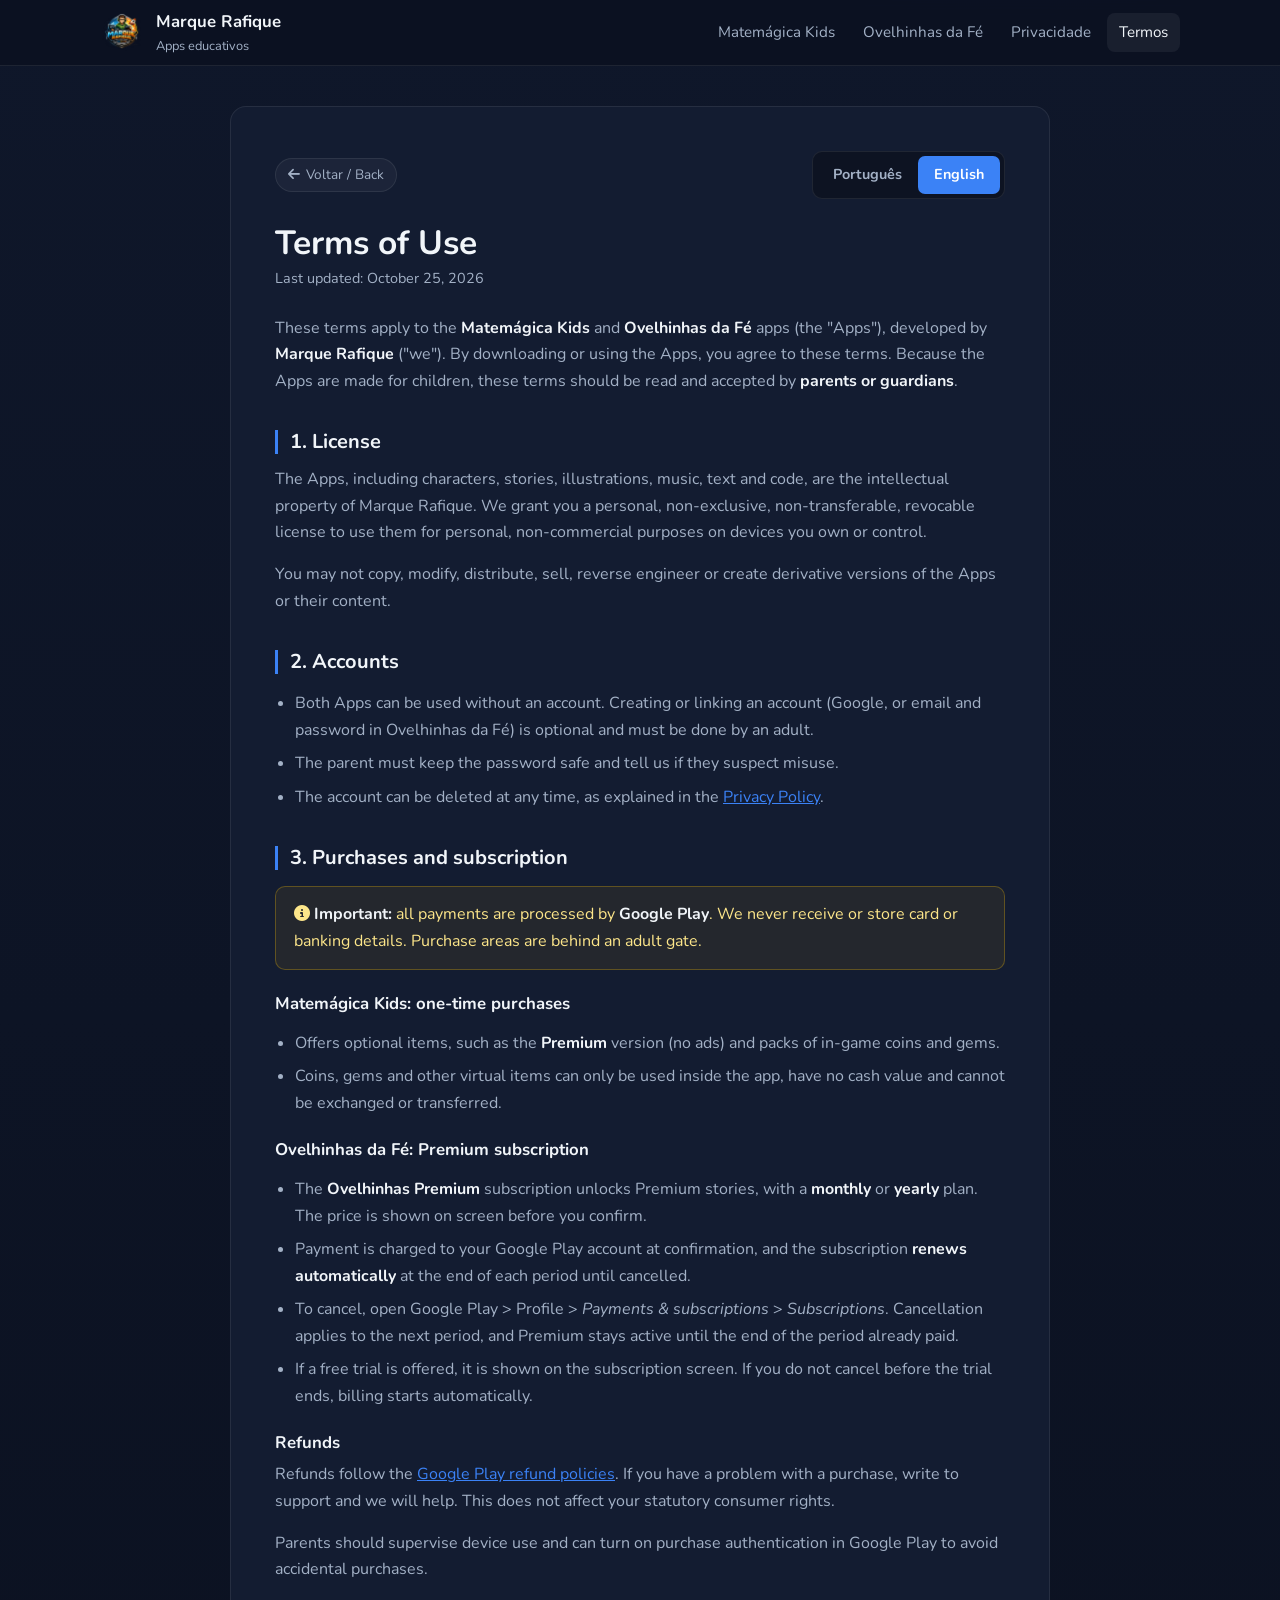
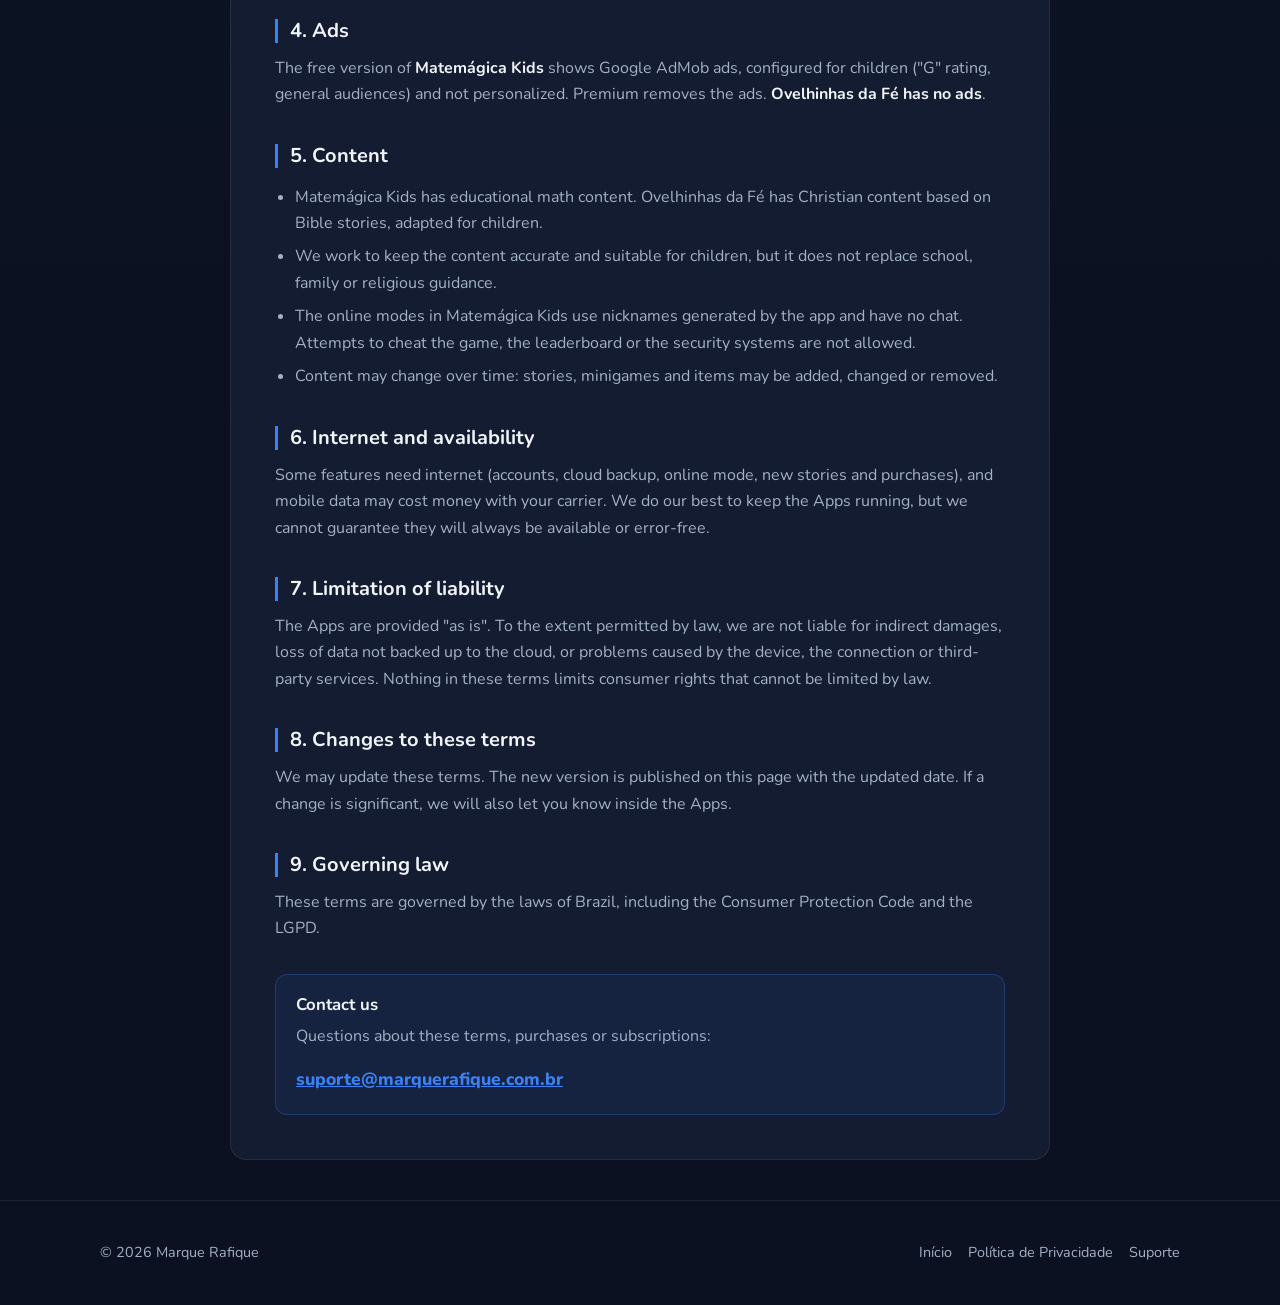
<file: termos.html>
<!doctype html>
<html lang="pt-BR">
<head>
    <meta charset="utf-8">
    <meta name="viewport" content="width=device-width,initial-scale=1">
    <title>Termos de Uso | Marque Rafique</title>
    <meta name="description" content="Termos de Uso dos apps Matemágica Kids e Ovelhinhas da Fé, de Marque Rafique: licença, compras, assinatura, anúncios e responsabilidades.">
    <link rel="canonical" href="https://www.marquerafique.com.br/termos.html">
    <link rel="icon" href="logo_1.png">
    <link rel="preconnect" href="https://fonts.googleapis.com">
    <link rel="preconnect" href="https://fonts.gstatic.com" crossorigin>
    <link rel="stylesheet" href="https://fonts.googleapis.com/css2?family=Nunito:wght@400;600;700;800;900&display=swap">
    <link rel="stylesheet" href="https://cdnjs.cloudflare.com/ajax/libs/font-awesome/6.4.0/css/all.min.css">
    <link rel="stylesheet" href="estilo.css">
</head>
<body>
    <a class="skip-link" href="#conteudo">Ir para o conteúdo / Skip to content</a>

    <header class="topbar">
        <div class="container">
            <a class="brand" href="index.html">
                <img src="logo_1.png" alt="" width="44" height="44">
                <span><strong>Marque Rafique</strong><small>Apps educativos</small></span>
            </a>
            <nav class="nav-links" aria-label="Principal">
                <a href="matemagicakids.html">Matemágica Kids</a>
                <a href="ovelhinhasdafe.html">Ovelhinhas da Fé</a>
                <a href="privacidade.html">Privacidade</a>
                <a href="termos.html" aria-current="page">Termos</a>
            </nav>
        </div>
    </header>

    <main id="conteudo" class="container legal">
        <div class="legal-card">
            <div class="legal-toolbar">
                <a href="index.html" class="tag" style="text-decoration:none"><i class="fas fa-arrow-left" aria-hidden="true"></i> Voltar / Back</a>
                <div class="lang-toggle" role="group" aria-label="Idioma / Language">
                    <button type="button" data-lang="pt" aria-pressed="true">Português</button>
                    <button type="button" data-lang="en" aria-pressed="false">English</button>
                </div>
            </div>

            <!-- ===================== PORTUGUÊS ===================== -->
            <article id="lang-pt" class="lang-section" lang="pt-BR">
                <h1>Termos de Uso</h1>
                <p class="meta">Última atualização: 25 de outubro de 2026</p>

                <p>
                    Estes termos valem para os aplicativos <strong>Matemágica Kids</strong> e <strong>Ovelhinhas da Fé</strong>
                    (os "Aplicativos"), desenvolvidos por <strong>Marque Rafique</strong> ("nós"). Ao baixar ou usar os Aplicativos,
                    você concorda com estes termos. Como os Aplicativos são feitos para crianças, estes termos devem ser lidos e
                    aceitos pelos <strong>pais ou responsáveis</strong>.
                </p>

                <h2>1. Licença de uso</h2>
                <p>Os Aplicativos, incluindo personagens, histórias, ilustrações, músicas, textos e código, são propriedade intelectual de Marque Rafique. Concedemos uma licença pessoal, não exclusiva, intransferível e revogável para usá-los para fins pessoais e não comerciais, em aparelhos que você possui ou controla.</p>
                <p>Não é permitido copiar, modificar, distribuir, vender, fazer engenharia reversa ou criar versões derivadas dos Aplicativos ou do seu conteúdo.</p>

                <h2>2. Contas</h2>
                <ul>
                    <li>Os dois Aplicativos podem ser usados sem conta. Criar ou ligar uma conta (Google, ou e-mail e senha no Ovelhinhas da Fé) é opcional e deve ser feito por um adulto.</li>
                    <li>O responsável deve manter a senha em segurança e nos avisar se suspeitar de uso indevido.</li>
                    <li>A conta pode ser excluída a qualquer momento, como explicado na <a href="privacidade.html">Política de Privacidade</a>.</li>
                </ul>

                <h2>3. Compras e assinatura</h2>
                <div class="note"><p><i class="fas fa-circle-info" aria-hidden="true"></i> <strong>Importante:</strong> todos os pagamentos são processados pela <strong>Google Play</strong>. Não recebemos nem guardamos dados de cartão ou bancários. As áreas de compra ficam atrás de um portão para adultos.</p></div>

                <h3>Matemágica Kids: compras avulsas</h3>
                <ul>
                    <li>Oferece itens opcionais, como a versão <strong>Premium</strong> (sem anúncios) e pacotes de moedas e gemas do jogo.</li>
                    <li>Moedas, gemas e outros itens virtuais só podem ser usados dentro do app, não têm valor em dinheiro e não podem ser trocados ou transferidos.</li>
                </ul>

                <h3>Ovelhinhas da Fé: assinatura Premium</h3>
                <ul>
                    <li>A assinatura <strong>Ovelhinhas Premium</strong> libera as histórias Premium e tem plano <strong>mensal</strong> ou <strong>anual</strong>. O preço aparece na tela antes da confirmação.</li>
                    <li>A cobrança é feita na conta Google Play ao confirmar, e a assinatura <strong>renova automaticamente</strong> no fim de cada período, até ser cancelada.</li>
                    <li>Para cancelar, abra a Google Play &gt; Perfil &gt; <em>Pagamentos e assinaturas</em> &gt; <em>Assinaturas</em>. O cancelamento vale para o próximo período, e o Premium continua até o fim do período já pago.</li>
                    <li>Se houver período de teste grátis, ele aparece na tela de assinatura. Sem cancelamento antes do fim do teste, a cobrança começa automaticamente.</li>
                </ul>

                <h3>Reembolsos</h3>
                <p>Os reembolsos seguem as <a href="https://support.google.com/googleplay/answer/2479637" target="_blank" rel="noopener">regras de reembolso da Google Play</a>. Se tiver algum problema com uma compra, escreva para o suporte e vamos ajudar. Isso não afeta os direitos previstos no Código de Defesa do Consumidor.</p>
                <p>Os pais devem acompanhar o uso do aparelho e podem ativar a autenticação para compras na própria Google Play, para evitar compras sem querer.</p>

                <h2>4. Anúncios</h2>
                <p>A versão gratuita do <strong>Matemágica Kids</strong> mostra anúncios do Google AdMob, configurados para público infantil (classificação "G", Livre) e sem personalização. A versão Premium remove os anúncios. O <strong>Ovelhinhas da Fé não tem anúncios</strong>.</p>

                <h2>5. Conteúdo</h2>
                <ul>
                    <li>O Matemágica Kids tem conteúdo educativo de matemática. O Ovelhinhas da Fé tem conteúdo cristão baseado em histórias da Bíblia, adaptado para crianças.</li>
                    <li>Nos esforçamos para que o conteúdo seja correto e adequado às crianças, mas ele não substitui a escola, a família ou a orientação religiosa.</li>
                    <li>Os modos online do Matemágica Kids usam apelidos gerados pelo app e não têm chat. Não é permitido tentar burlar o jogo, o ranking ou os sistemas de segurança.</li>
                    <li>O conteúdo dos Aplicativos pode mudar com o tempo: histórias, minigames e itens podem ser adicionados, alterados ou removidos.</li>
                </ul>

                <h2>6. Internet e disponibilidade</h2>
                <p>Algumas funções precisam de internet (contas, nuvem, modo online, novas histórias e compras), e o uso de dados móveis pode gerar custos da sua operadora. Fazemos o possível para manter os Aplicativos funcionando, mas não garantimos que fiquem sempre disponíveis ou sem erros.</p>

                <h2>7. Limitação de responsabilidade</h2>
                <p>Os Aplicativos são fornecidos "no estado em que se encontram". Na medida permitida pela lei, não nos responsabilizamos por danos indiretos, perda de dados não salvos na nuvem ou problemas causados pelo aparelho, pela conexão ou por serviços de terceiros. Nada nestes termos limita os direitos do consumidor que a lei não permite limitar.</p>

                <h2>8. Mudanças nos termos</h2>
                <p>Podemos atualizar estes termos. A versão nova fica publicada nesta página com a data atualizada. Se a mudança for importante, avisaremos também dentro dos Aplicativos.</p>

                <h2>9. Lei aplicável</h2>
                <p>Estes termos seguem as leis do Brasil, incluindo o Código de Defesa do Consumidor e a LGPD.</p>

                <div class="contact-box">
                    <h3 style="margin-top:0">Fale conosco</h3>
                    <p>Dúvidas sobre estes termos, compras ou assinaturas:</p>
                    <a href="mailto:suporte@marquerafique.com.br" style="font-weight:800; font-size:1.1rem">suporte@marquerafique.com.br</a>
                </div>
            </article>

            <!-- ===================== ENGLISH ===================== -->
            <article id="lang-en" class="lang-section" lang="en" hidden>
                <h1>Terms of Use</h1>
                <p class="meta">Last updated: October 25, 2026</p>

                <p>
                    These terms apply to the <strong>Matemágica Kids</strong> and <strong>Ovelhinhas da Fé</strong> apps
                    (the "Apps"), developed by <strong>Marque Rafique</strong> ("we"). By downloading or using the Apps, you agree
                    to these terms. Because the Apps are made for children, these terms should be read and accepted by
                    <strong>parents or guardians</strong>.
                </p>

                <h2>1. License</h2>
                <p>The Apps, including characters, stories, illustrations, music, text and code, are the intellectual property of Marque Rafique. We grant you a personal, non-exclusive, non-transferable, revocable license to use them for personal, non-commercial purposes on devices you own or control.</p>
                <p>You may not copy, modify, distribute, sell, reverse engineer or create derivative versions of the Apps or their content.</p>

                <h2>2. Accounts</h2>
                <ul>
                    <li>Both Apps can be used without an account. Creating or linking an account (Google, or email and password in Ovelhinhas da Fé) is optional and must be done by an adult.</li>
                    <li>The parent must keep the password safe and tell us if they suspect misuse.</li>
                    <li>The account can be deleted at any time, as explained in the <a href="privacidade.html?lang=en">Privacy Policy</a>.</li>
                </ul>

                <h2>3. Purchases and subscription</h2>
                <div class="note"><p><i class="fas fa-circle-info" aria-hidden="true"></i> <strong>Important:</strong> all payments are processed by <strong>Google Play</strong>. We never receive or store card or banking details. Purchase areas are behind an adult gate.</p></div>

                <h3>Matemágica Kids: one-time purchases</h3>
                <ul>
                    <li>Offers optional items, such as the <strong>Premium</strong> version (no ads) and packs of in-game coins and gems.</li>
                    <li>Coins, gems and other virtual items can only be used inside the app, have no cash value and cannot be exchanged or transferred.</li>
                </ul>

                <h3>Ovelhinhas da Fé: Premium subscription</h3>
                <ul>
                    <li>The <strong>Ovelhinhas Premium</strong> subscription unlocks Premium stories, with a <strong>monthly</strong> or <strong>yearly</strong> plan. The price is shown on screen before you confirm.</li>
                    <li>Payment is charged to your Google Play account at confirmation, and the subscription <strong>renews automatically</strong> at the end of each period until cancelled.</li>
                    <li>To cancel, open Google Play &gt; Profile &gt; <em>Payments &amp; subscriptions</em> &gt; <em>Subscriptions</em>. Cancellation applies to the next period, and Premium stays active until the end of the period already paid.</li>
                    <li>If a free trial is offered, it is shown on the subscription screen. If you do not cancel before the trial ends, billing starts automatically.</li>
                </ul>

                <h3>Refunds</h3>
                <p>Refunds follow the <a href="https://support.google.com/googleplay/answer/2479637" target="_blank" rel="noopener">Google Play refund policies</a>. If you have a problem with a purchase, write to support and we will help. This does not affect your statutory consumer rights.</p>
                <p>Parents should supervise device use and can turn on purchase authentication in Google Play to avoid accidental purchases.</p>

                <h2>4. Ads</h2>
                <p>The free version of <strong>Matemágica Kids</strong> shows Google AdMob ads, configured for children ("G" rating, general audiences) and not personalized. Premium removes the ads. <strong>Ovelhinhas da Fé has no ads</strong>.</p>

                <h2>5. Content</h2>
                <ul>
                    <li>Matemágica Kids has educational math content. Ovelhinhas da Fé has Christian content based on Bible stories, adapted for children.</li>
                    <li>We work to keep the content accurate and suitable for children, but it does not replace school, family or religious guidance.</li>
                    <li>The online modes in Matemágica Kids use nicknames generated by the app and have no chat. Attempts to cheat the game, the leaderboard or the security systems are not allowed.</li>
                    <li>Content may change over time: stories, minigames and items may be added, changed or removed.</li>
                </ul>

                <h2>6. Internet and availability</h2>
                <p>Some features need internet (accounts, cloud backup, online mode, new stories and purchases), and mobile data may cost money with your carrier. We do our best to keep the Apps running, but we cannot guarantee they will always be available or error-free.</p>

                <h2>7. Limitation of liability</h2>
                <p>The Apps are provided "as is". To the extent permitted by law, we are not liable for indirect damages, loss of data not backed up to the cloud, or problems caused by the device, the connection or third-party services. Nothing in these terms limits consumer rights that cannot be limited by law.</p>

                <h2>8. Changes to these terms</h2>
                <p>We may update these terms. The new version is published on this page with the updated date. If a change is significant, we will also let you know inside the Apps.</p>

                <h2>9. Governing law</h2>
                <p>These terms are governed by the laws of Brazil, including the Consumer Protection Code and the LGPD.</p>

                <div class="contact-box">
                    <h3 style="margin-top:0">Contact us</h3>
                    <p>Questions about these terms, purchases or subscriptions:</p>
                    <a href="mailto:suporte@marquerafique.com.br" style="font-weight:800; font-size:1.1rem">suporte@marquerafique.com.br</a>
                </div>
            </article>
        </div>
    </main>

    <footer class="site-footer">
        <div class="container">
            <span>© 2026 Marque Rafique</span>
            <nav aria-label="Rodapé">
                <a href="index.html">Início</a>
                <a href="privacidade.html">Política de Privacidade</a>
                <a href="mailto:suporte@marquerafique.com.br">Suporte</a>
            </nav>
        </div>
    </footer>

    <script src="idioma.js"></script>
</body>
</html>
</file>
<file: estilo.css>
/* Estilo comum a todas as páginas do site Marque Rafique */
:root {
    --primary: #3b82f6;
    --primary-strong: #2563eb;
    --bg: #0b1120;
    --bg-2: #0f172a;
    --card: #131c31;
    --card-2: #1a2540;
    --text: #f1f5f9;
    --muted: #a3b1c6;
    --border: rgba(255, 255, 255, 0.08);
    --radius: 16px;
    --maxw: 1120px;
    --accent: var(--primary);
}

* { box-sizing: border-box; }

html { scroll-behavior: smooth; }

body {
    margin: 0;
    font-family: 'Nunito', 'Segoe UI', Tahoma, Geneva, Verdana, sans-serif;
    background: radial-gradient(1200px 600px at 80% -10%, rgba(59, 130, 246, 0.12), transparent 60%),
                linear-gradient(180deg, var(--bg-2), var(--bg) 70%);
    background-color: var(--bg);
    color: var(--text);
    line-height: 1.65;
    min-height: 100vh;
    overflow-x: hidden;
}

img { max-width: 100%; height: auto; }
a { color: var(--accent); }
a:focus-visible, button:focus-visible { outline: 3px solid var(--accent); outline-offset: 3px; border-radius: 6px; }

h1, h2, h3, h4 { line-height: 1.2; margin-top: 0; }
p { color: var(--muted); margin: 0 0 1rem; }

.container { width: 100%; max-width: var(--maxw); margin: 0 auto; padding: 0 1.25rem; }

.skip-link {
    position: absolute; left: -999px; top: 0;
    background: var(--accent); color: #fff; padding: .6rem 1rem; z-index: 999; border-radius: 0 0 8px 0;
}
.skip-link:focus { left: 0; }

/* ---------- Barra de navegação ---------- */
.topbar {
    position: sticky; top: 0; z-index: 50;
    background: rgba(11, 17, 32, 0.85);
    backdrop-filter: blur(12px);
    -webkit-backdrop-filter: blur(12px);
    border-bottom: 1px solid var(--border);
}
.topbar .container {
    display: flex; align-items: center; justify-content: space-between; gap: 1rem;
    min-height: 64px; flex-wrap: wrap; padding-top: .5rem; padding-bottom: .5rem;
}
.brand { display: flex; align-items: center; gap: .75rem; text-decoration: none; color: var(--text); }
.brand img { height: 44px; width: auto; }
.brand strong { display: block; font-size: 1.05rem; }
.brand small { display: block; color: var(--muted); font-size: .8rem; }

.nav-links { display: flex; gap: .25rem; flex-wrap: wrap; }
.nav-links a {
    color: var(--muted); text-decoration: none; font-size: .95rem;
    padding: .45rem .75rem; border-radius: 8px; transition: color .2s, background .2s;
}
.nav-links a:hover, .nav-links a[aria-current="page"] { color: var(--text); background: rgba(255, 255, 255, 0.06); }

/* ---------- Botões ---------- */
.btn {
    display: inline-flex; align-items: center; justify-content: center; gap: .55rem;
    padding: .8rem 1.3rem; border-radius: 12px; font-weight: 700; font-size: 1rem;
    text-decoration: none; color: var(--text);
    background: rgba(255, 255, 255, 0.05); border: 1px solid var(--border);
    transition: transform .2s ease, box-shadow .2s ease, background .2s ease;
    cursor: pointer;
}
.btn:hover { transform: translateY(-2px); background: rgba(255, 255, 255, 0.1); }
.btn-primary { background: var(--accent); border-color: transparent; color: #fff; }
.btn-primary:hover { background: var(--accent); box-shadow: 0 10px 28px rgba(0, 0, 0, 0.35); filter: brightness(1.08); }
.btn-play { background: #111827; border-color: rgba(255,255,255,.18); }
.btn-play i { font-size: 1.35rem; }
.btn-play span { display: flex; flex-direction: column; line-height: 1.1; text-align: left; }
.btn-play small { font-size: .7rem; font-weight: 600; color: var(--muted); text-transform: uppercase; letter-spacing: .04em; }

/* ---------- Seções e cartões ---------- */
section { padding: 4rem 0; }
.section-title { text-align: center; margin-bottom: 2.5rem; }
.section-title h2 { font-size: clamp(1.6rem, 3.5vw, 2.2rem); margin-bottom: .5rem; }
.section-title p { max-width: 640px; margin: 0 auto; }
.eyebrow {
    display: inline-block; font-size: .8rem; font-weight: 800; letter-spacing: .08em; text-transform: uppercase;
    color: var(--accent); background: rgba(255, 255, 255, 0.05); border: 1px solid var(--border);
    padding: .3rem .8rem; border-radius: 999px; margin-bottom: 1rem;
}

.card {
    background: linear-gradient(180deg, var(--card-2), var(--card));
    border: 1px solid var(--border);
    border-radius: var(--radius);
    padding: 1.5rem;
    transition: transform .25s ease, border-color .25s ease, box-shadow .25s ease;
}
.card:hover { transform: translateY(-4px); border-color: rgba(255, 255, 255, 0.16); box-shadow: 0 18px 40px rgba(0, 0, 0, 0.35); }

.grid { display: grid; gap: 1.25rem; grid-template-columns: repeat(auto-fit, minmax(260px, 1fr)); }

.tag {
    display: inline-flex; align-items: center; gap: .4rem;
    background: rgba(255, 255, 255, 0.04); color: var(--muted);
    padding: .3rem .75rem; border-radius: 999px; font-size: .85rem; border: 1px solid var(--border);
}

.check-list { list-style: none; padding: 0; margin: 0; display: grid; gap: .6rem; }
.check-list li { display: flex; gap: .65rem; align-items: flex-start; color: var(--muted); }
.check-list i { color: #22c55e; margin-top: .3rem; }

/* ---------- Rodapé ---------- */
.site-footer { border-top: 1px solid var(--border); padding: 2.5rem 0; margin-top: 2rem; color: var(--muted); font-size: .9rem; }
.site-footer .container { display: flex; gap: 1.5rem; justify-content: space-between; flex-wrap: wrap; align-items: center; }
.site-footer nav { display: flex; gap: 1rem; flex-wrap: wrap; }
.site-footer a { color: var(--muted); text-decoration: none; }
.site-footer a:hover { color: var(--text); }

/* ---------- Páginas legais (privacidade / termos) ---------- */
.legal { max-width: 860px; margin: 2.5rem auto; }
.legal-card { background: var(--card); border: 1px solid var(--border); border-radius: var(--radius); padding: clamp(1.25rem, 4vw, 2.75rem); }
.legal h1 { font-size: clamp(1.6rem, 4vw, 2.1rem); margin-bottom: .25rem; }
.legal h2 { font-size: 1.25rem; color: var(--text); margin: 2.25rem 0 .75rem; padding-left: .75rem; border-left: 3px solid var(--accent); }
.legal h3 { font-size: 1.05rem; color: var(--text); margin: 1.5rem 0 .5rem; }
.legal ul { color: var(--muted); padding-left: 1.25rem; }
.legal li { margin-bottom: .45rem; }
.legal strong { color: var(--text); }
.legal .meta { color: var(--muted); font-size: .9rem; margin-bottom: 1.5rem; }
.legal-toolbar { display: flex; justify-content: space-between; align-items: center; gap: 1rem; flex-wrap: wrap; margin-bottom: 1.5rem; }
.lang-toggle { display: inline-flex; background: rgba(0, 0, 0, 0.3); border-radius: 10px; padding: 4px; border: 1px solid var(--border); }
.lang-toggle button {
    background: none; border: 0; color: var(--muted); padding: .45rem 1rem; border-radius: 7px;
    font: inherit; font-weight: 700; font-size: .9rem; cursor: pointer;
}
.lang-toggle button[aria-pressed="true"] { background: var(--accent); color: #fff; }
.toc { background: rgba(255, 255, 255, 0.03); border: 1px solid var(--border); border-radius: 12px; padding: 1rem 1.25rem; margin: 1.5rem 0; }
.toc strong { display: block; margin-bottom: .5rem; }
.toc ol { margin: 0; padding-left: 1.25rem; color: var(--muted); columns: 2 220px; }
.toc a { color: var(--muted); text-decoration: none; }
.toc a:hover { color: var(--text); text-decoration: underline; }
.app-box { border: 1px solid var(--border); border-radius: 12px; padding: 1rem 1.25rem; margin: 1rem 0; background: rgba(255, 255, 255, 0.02); }
.app-box h3 { margin-top: 0; display: flex; align-items: center; gap: .6rem; }
.app-box h3 img { width: 32px; height: 32px; border-radius: 8px; }
.note {
    background: rgba(234, 179, 8, 0.08); border: 1px solid rgba(234, 179, 8, 0.3); color: #fde68a;
    padding: .9rem 1.1rem; border-radius: 10px; margin: 1rem 0;
}
.note p { color: #fde68a; margin: 0; }
.contact-box { background: rgba(59, 130, 246, 0.08); border: 1px solid rgba(59, 130, 246, 0.25); border-radius: 12px; padding: 1.25rem; margin-top: 2rem; }
.lang-section[hidden] { display: none; }
.table-wrap { overflow-x: auto; }
.legal table { width: 100%; border-collapse: collapse; font-size: .92rem; margin: 1rem 0; }
.legal th, .legal td { text-align: left; padding: .6rem .7rem; border-bottom: 1px solid var(--border); vertical-align: top; color: var(--muted); }
.legal th { color: var(--text); background: rgba(255, 255, 255, 0.03); }

@media (max-width: 640px) {
    section { padding: 3rem 0; }
    .topbar .container { justify-content: center; }
    .nav-links { justify-content: center; }
}

@media (prefers-reduced-motion: reduce) {
    *, *::before, *::after { animation: none !important; transition: none !important; scroll-behavior: auto !important; }
}
</file>
